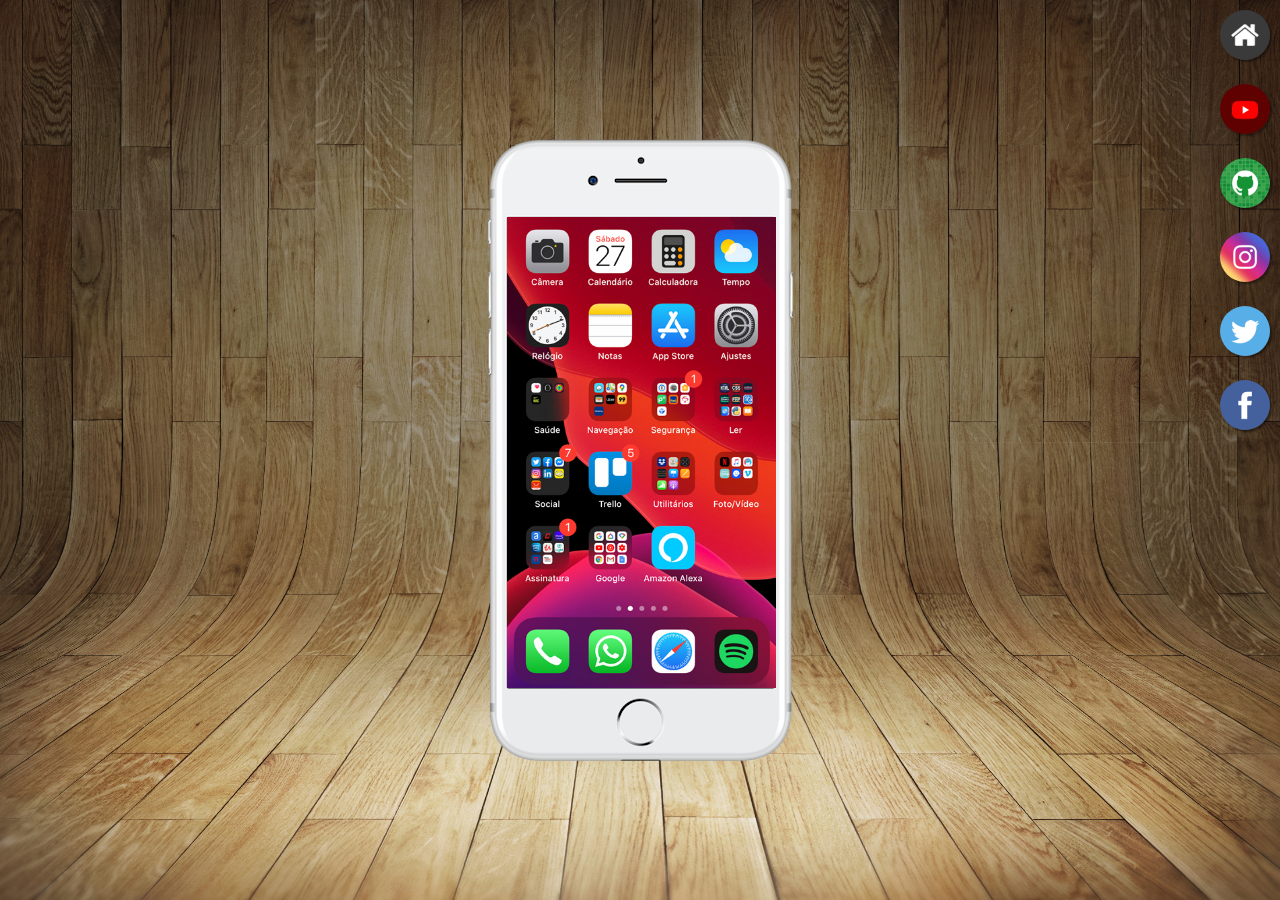
<file: index.html>
<!DOCTYPE html>
<html lang="pt-br">
<head>
    <meta charset="UTF-8">
    <meta http-equiv="X-UA-Compatible" content="IE=edge">
    <meta name="viewport" content="width=device-width, initial-scale=1.0">
    <link rel="shortcut icon" href="favicon.ico" type="image/x-icon">
    <link rel="stylesheet" href="estilos/style.css">
    <title>Projeto Redes Sociais</title>
</head>
<body>
    <main>
       
        <section id="telefone">
            <iframe src="home.html" id="tela" name="tela" frameborder="0">Seu navegador não é compatível</iframe>
        </section>
        <section id="redes-sociais">
            <ul>
                <li><a href="home.html" target="tela"><img src="imagens/logo-home.jpg"></a></li>
                <li><a href="youtube.html" target="tela"><img src="imagens/logo-youtube.jpg"></a></li>
                <li><a href="github.html" target="tela"><img src="imagens/logo-github.jpg"></a></li>
                <li><a href="instagram.html" target="tela"><img src="imagens/logo-instagram.jpg"></a></li>
                <li><a href="twitter.html" target="tela"><img src="imagens/logo-twitter.jpg"></a></li>
                <li><a href="facebook.html" target="tela"><img src="imagens/logo-facebook.jpg"></a></li>
            </ul>
        </section>
    </main>
</body>
</html>
</file>
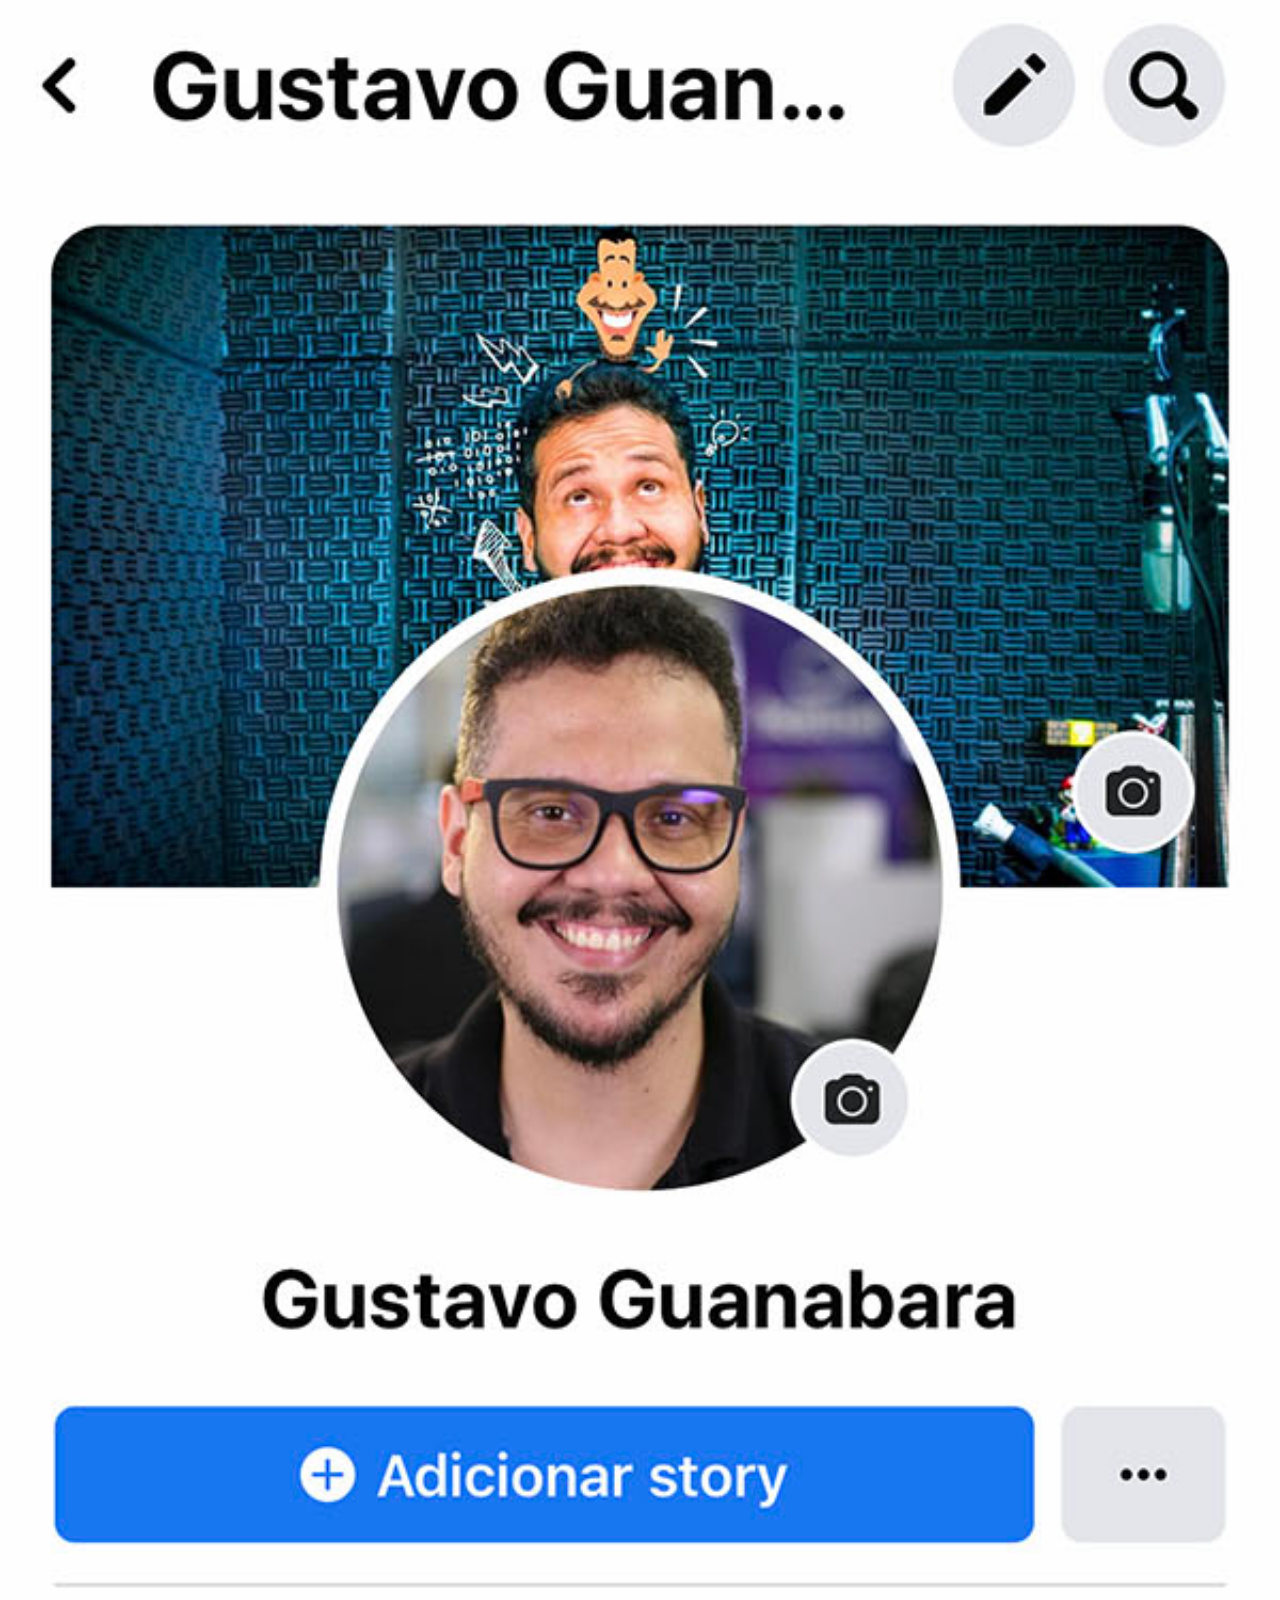
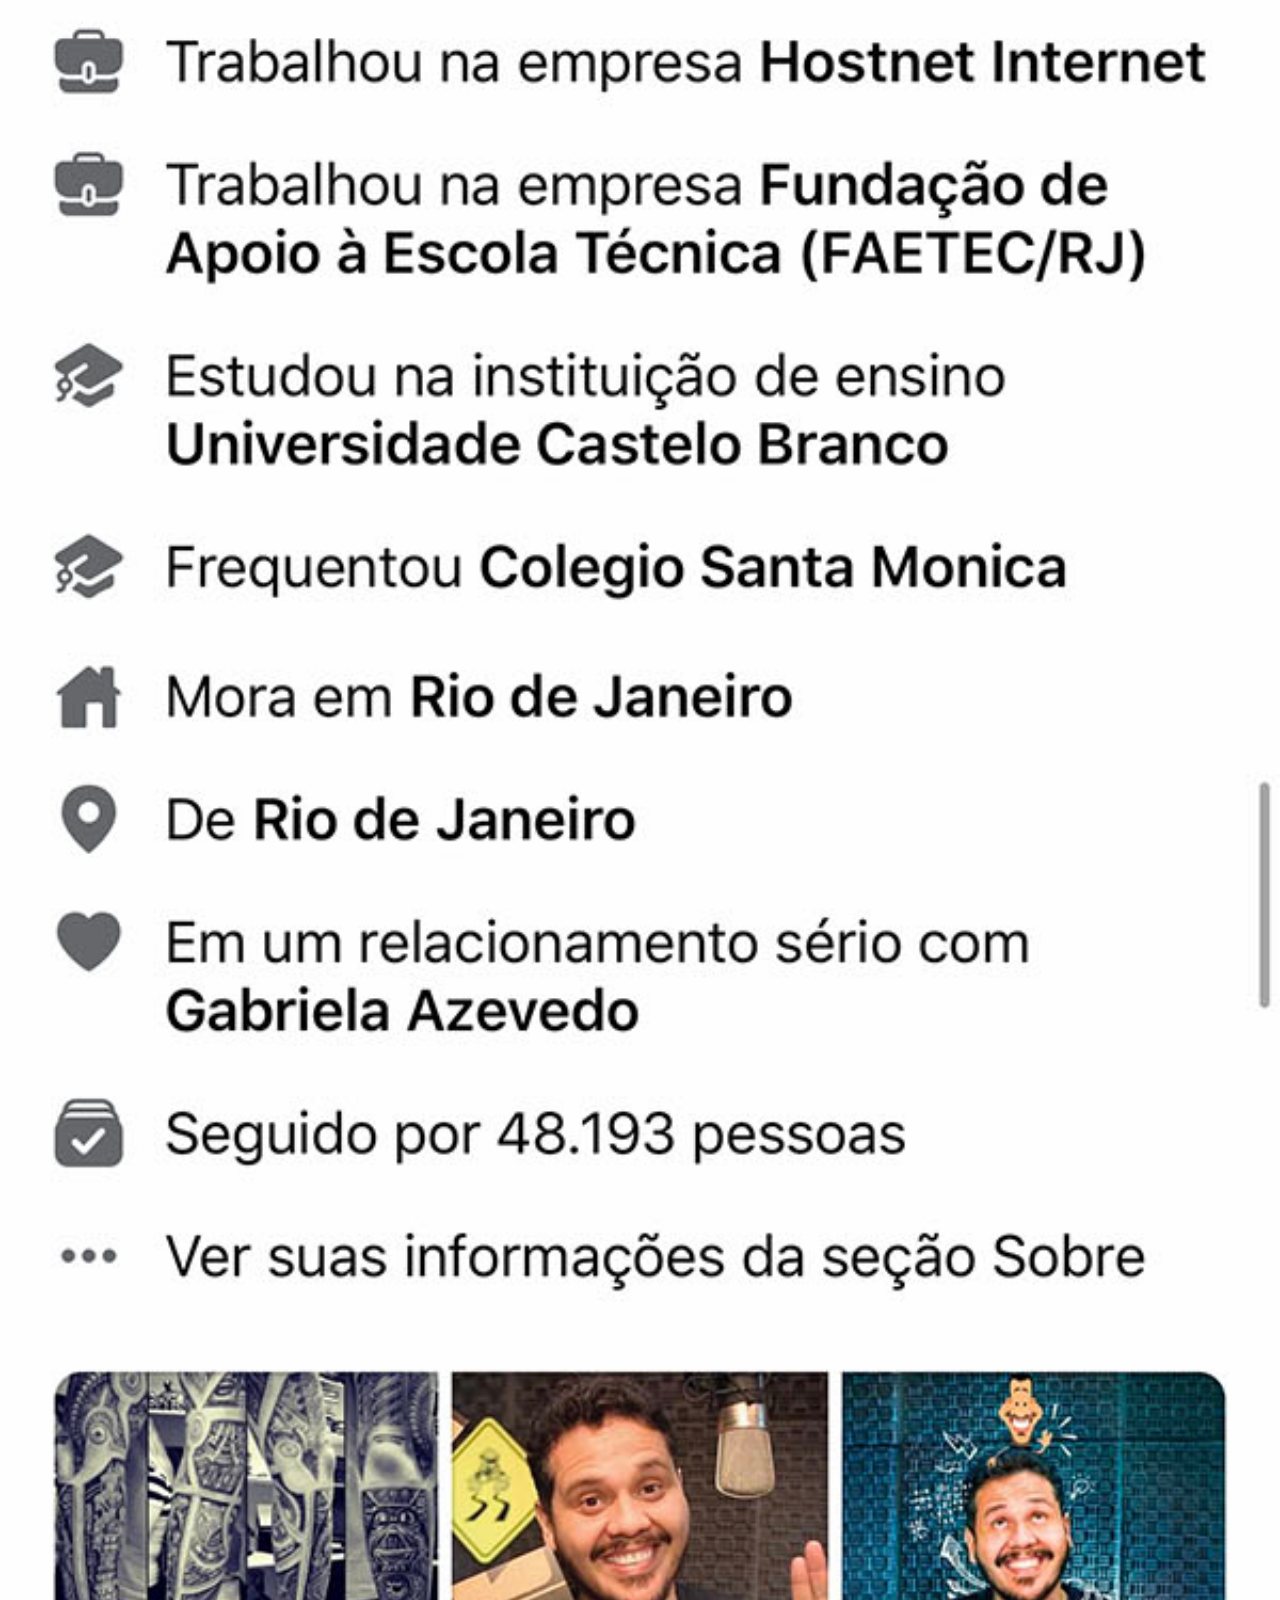
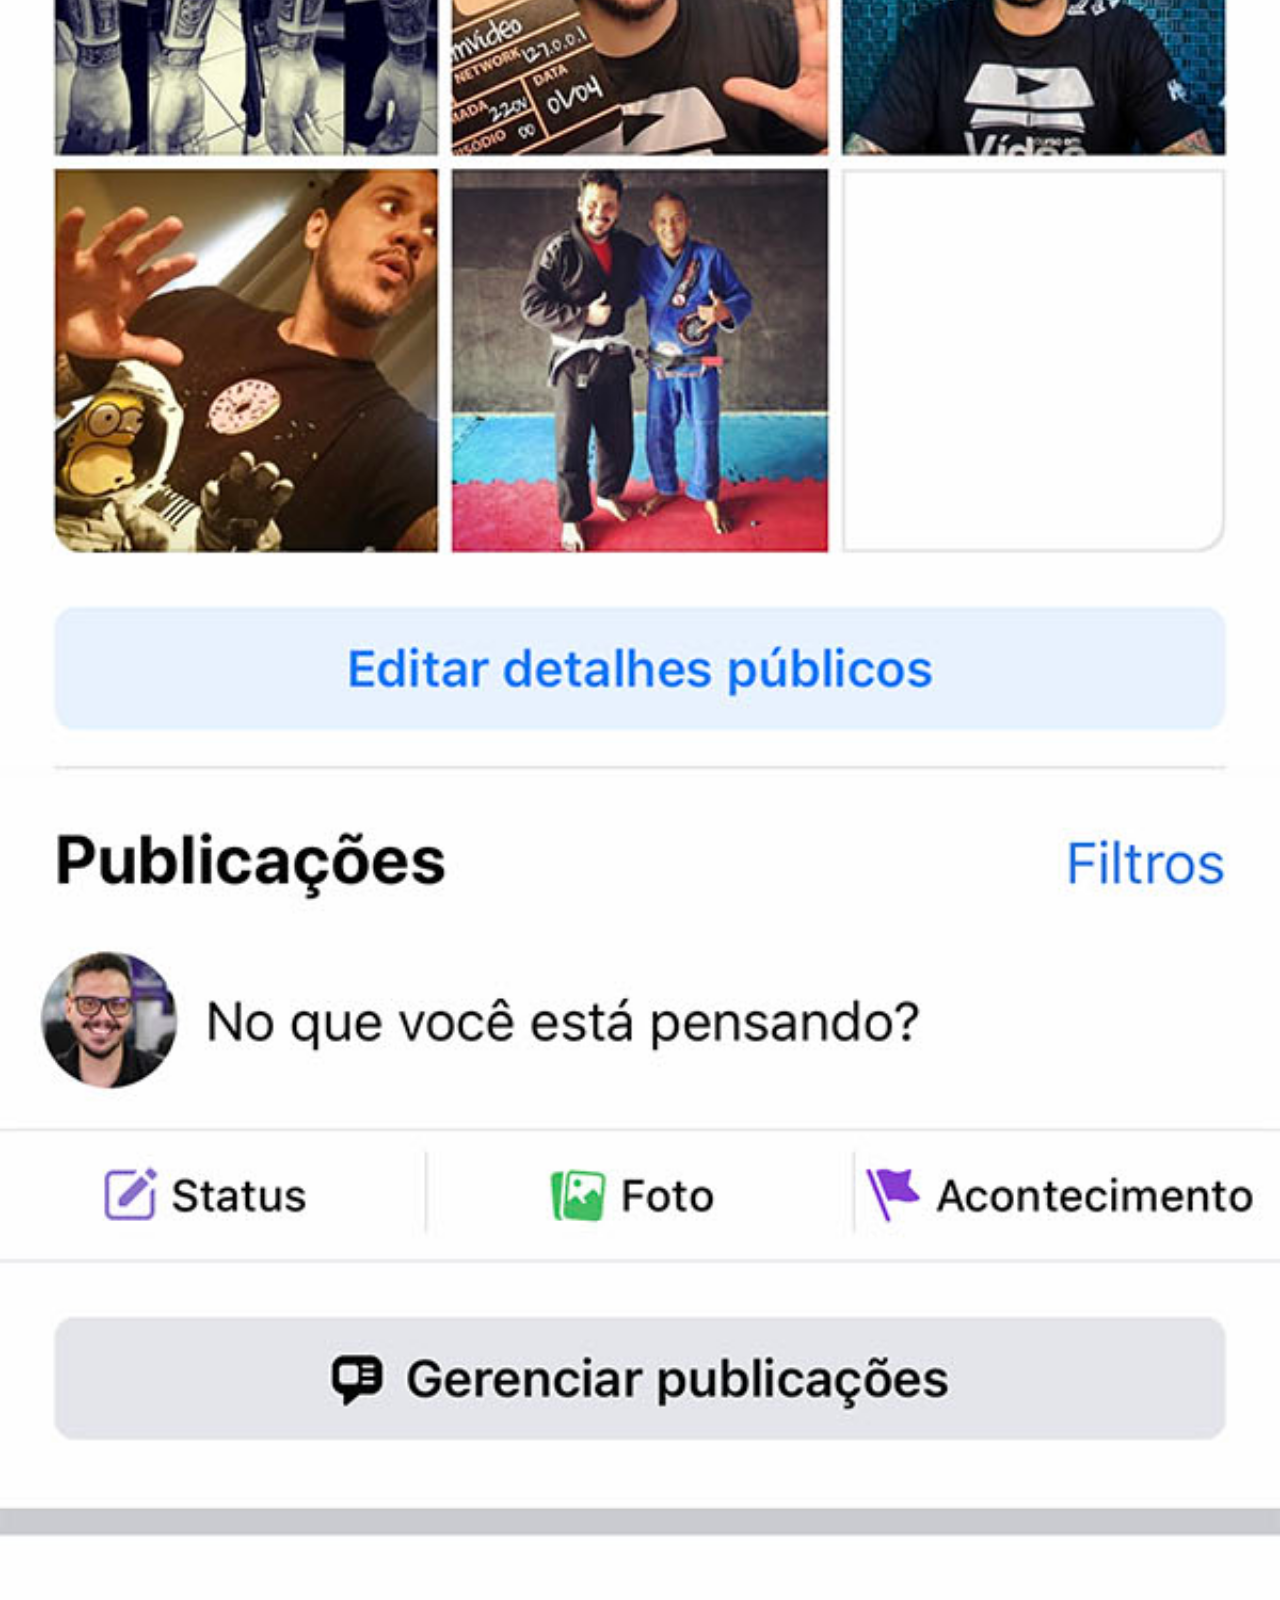
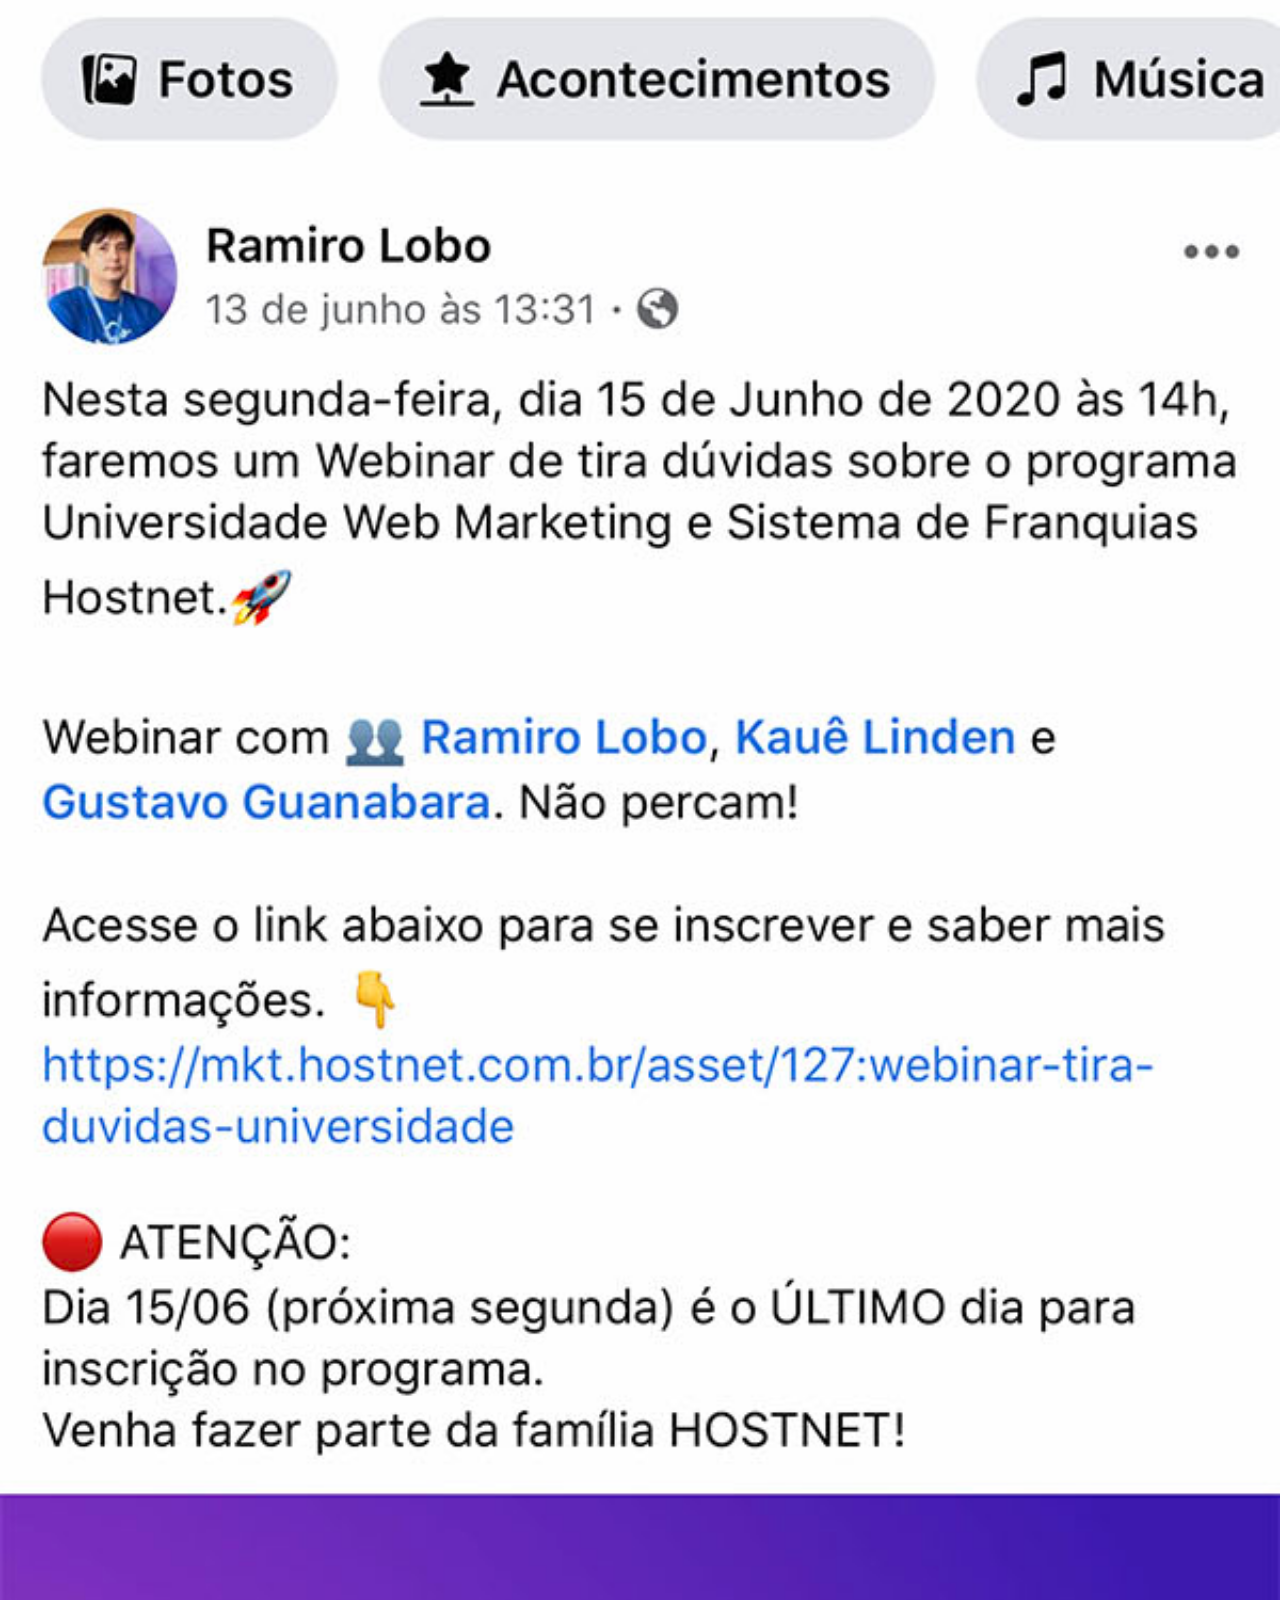
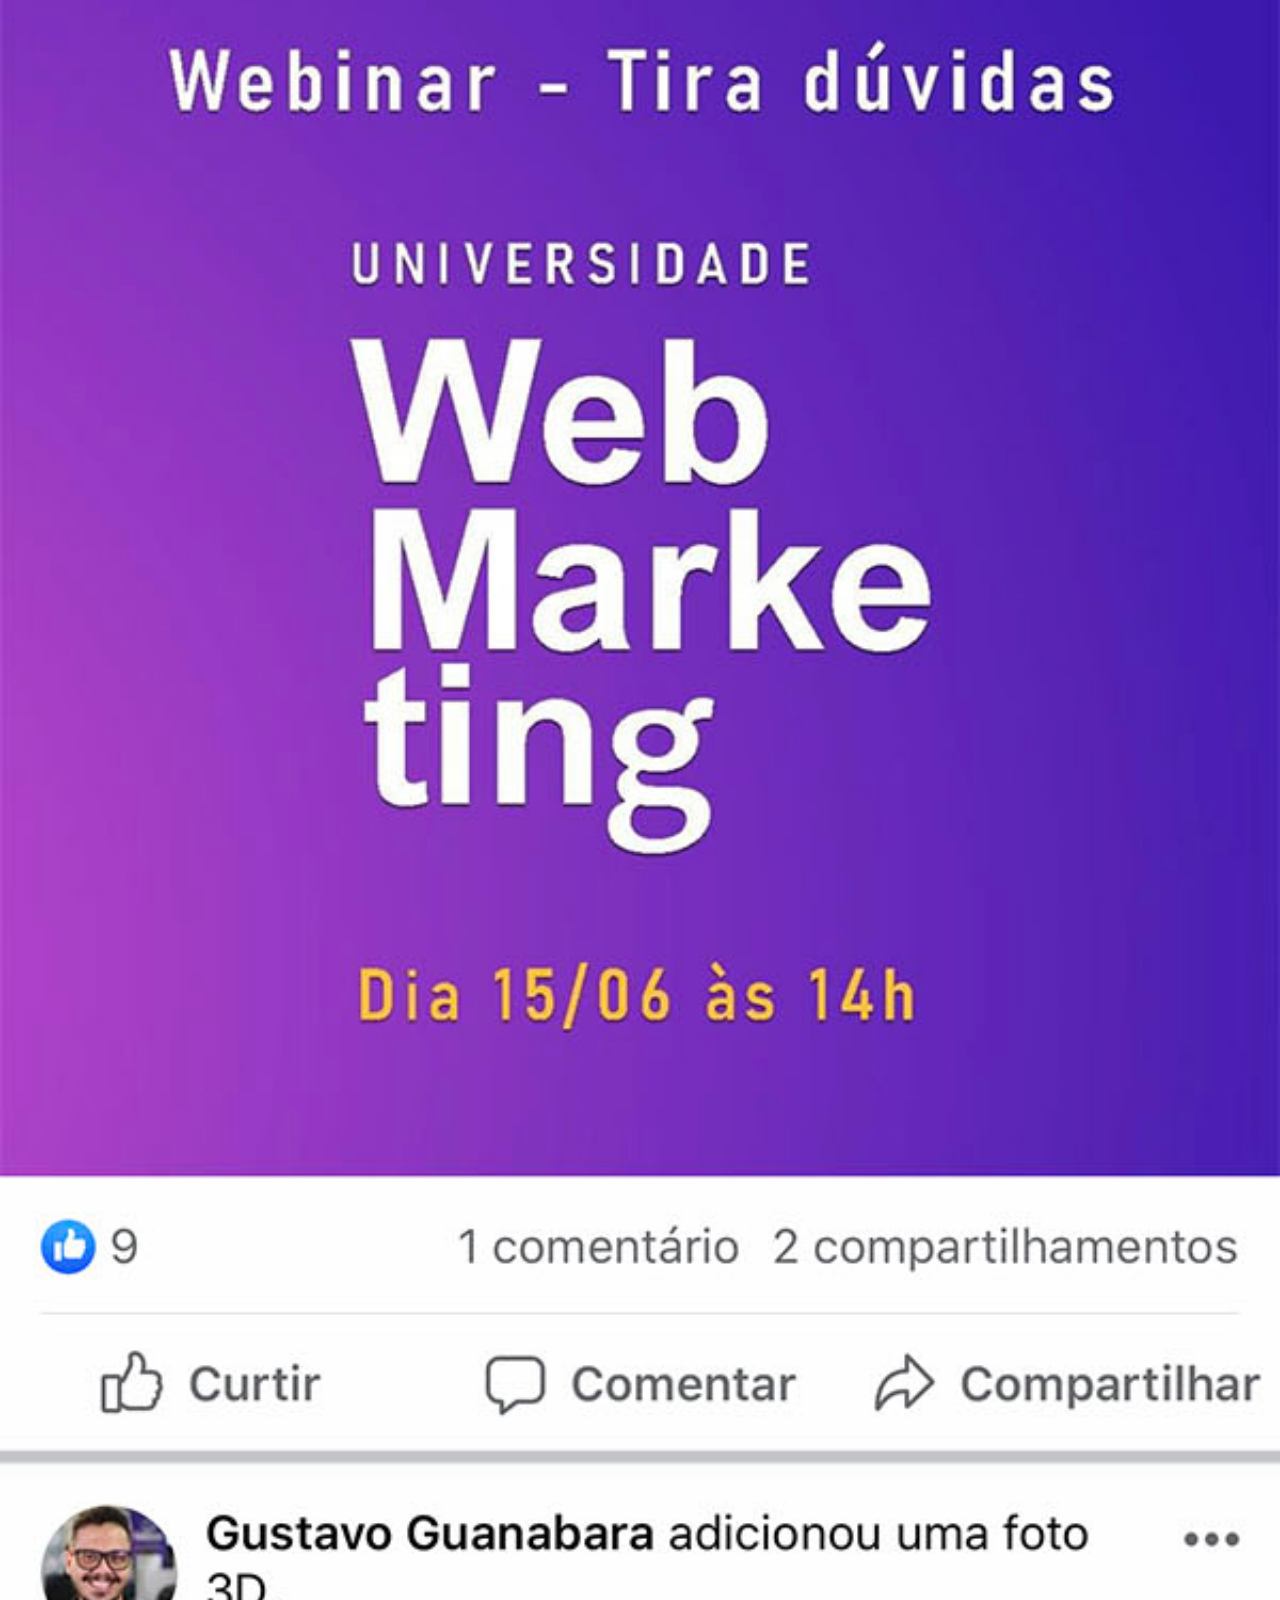
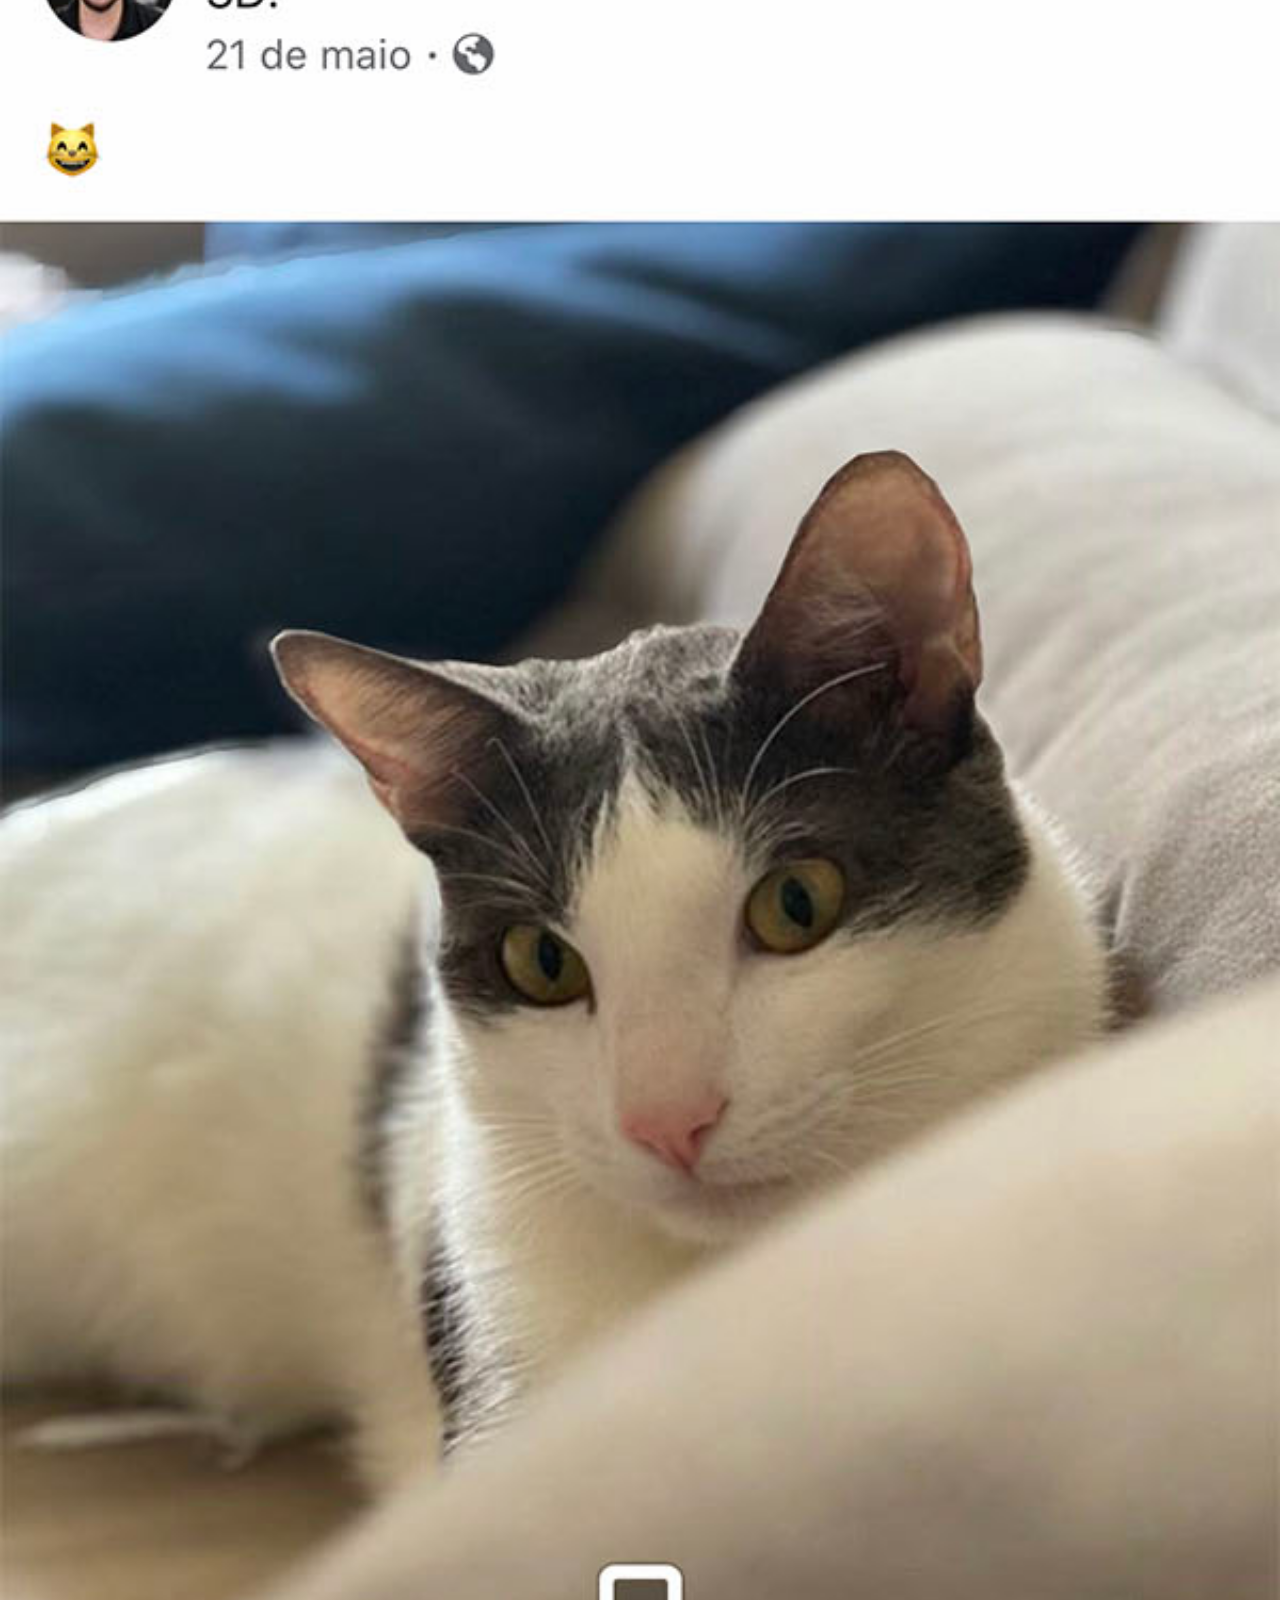
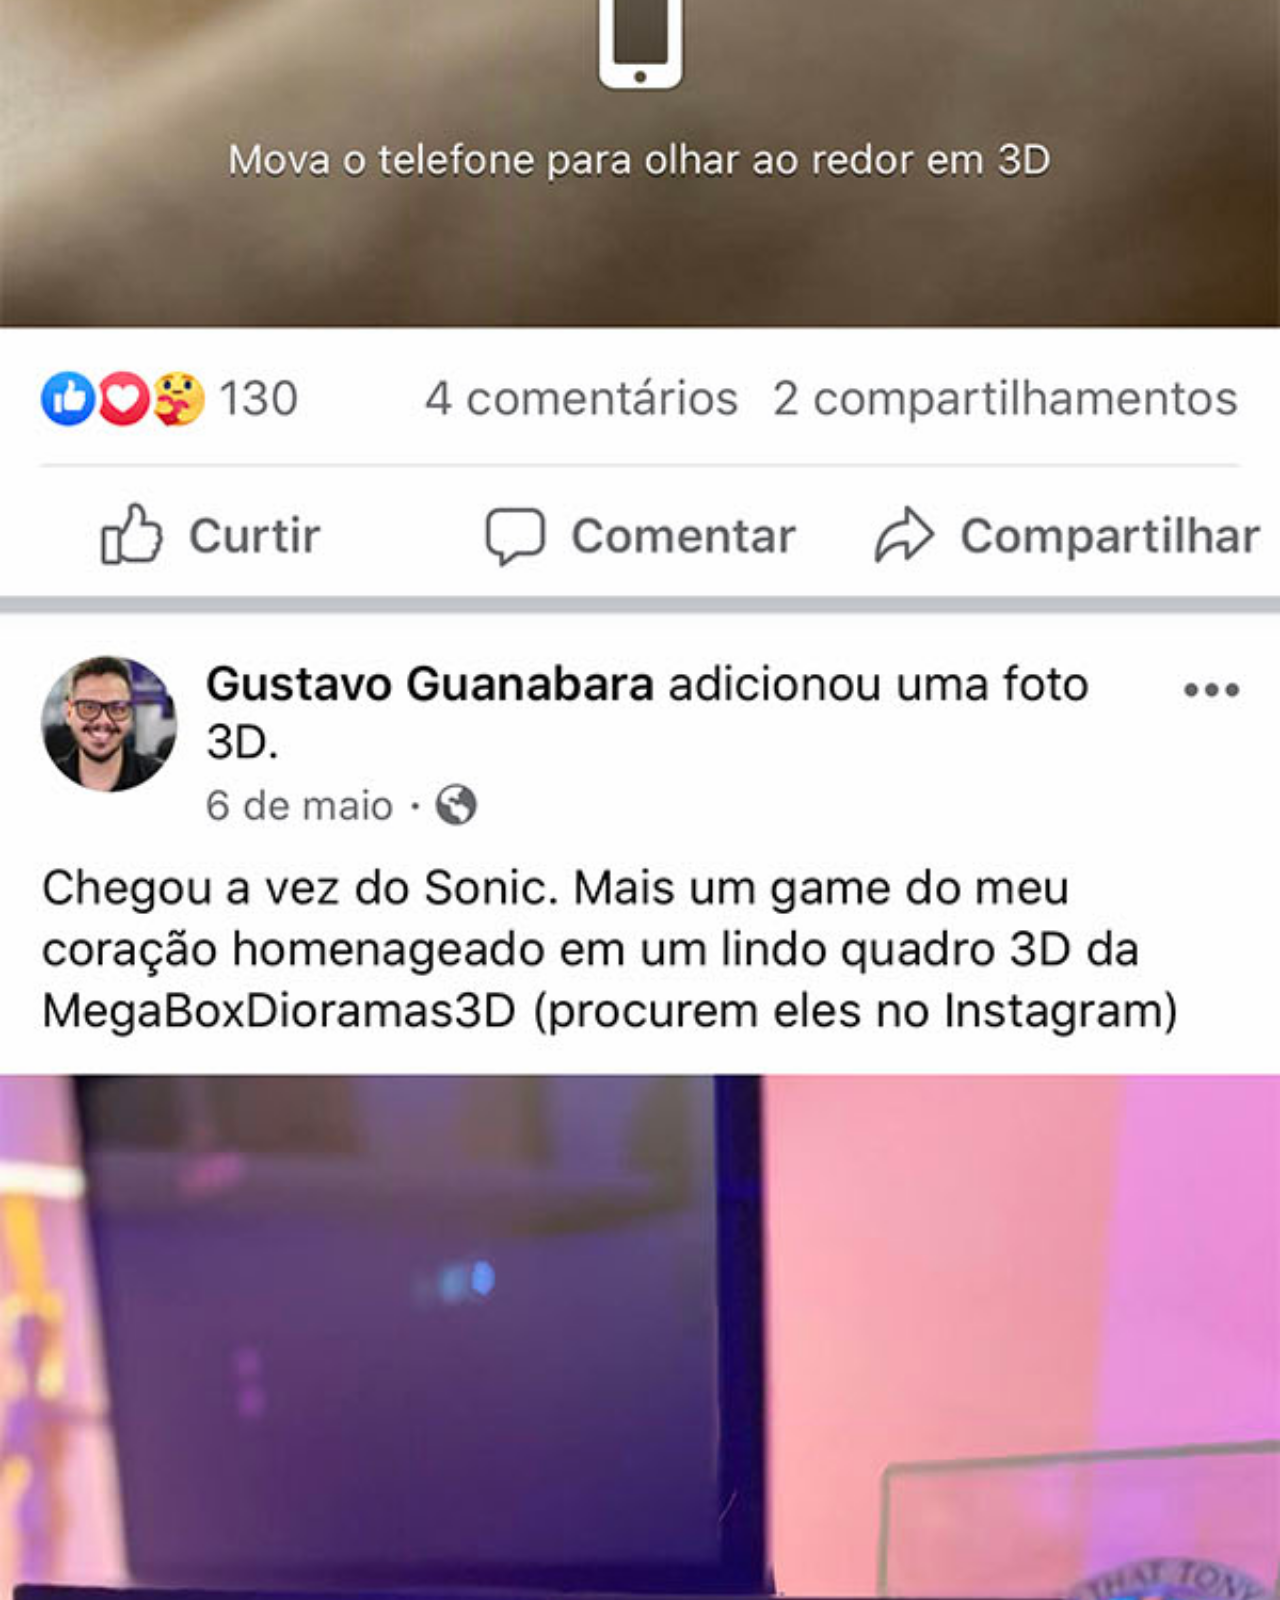
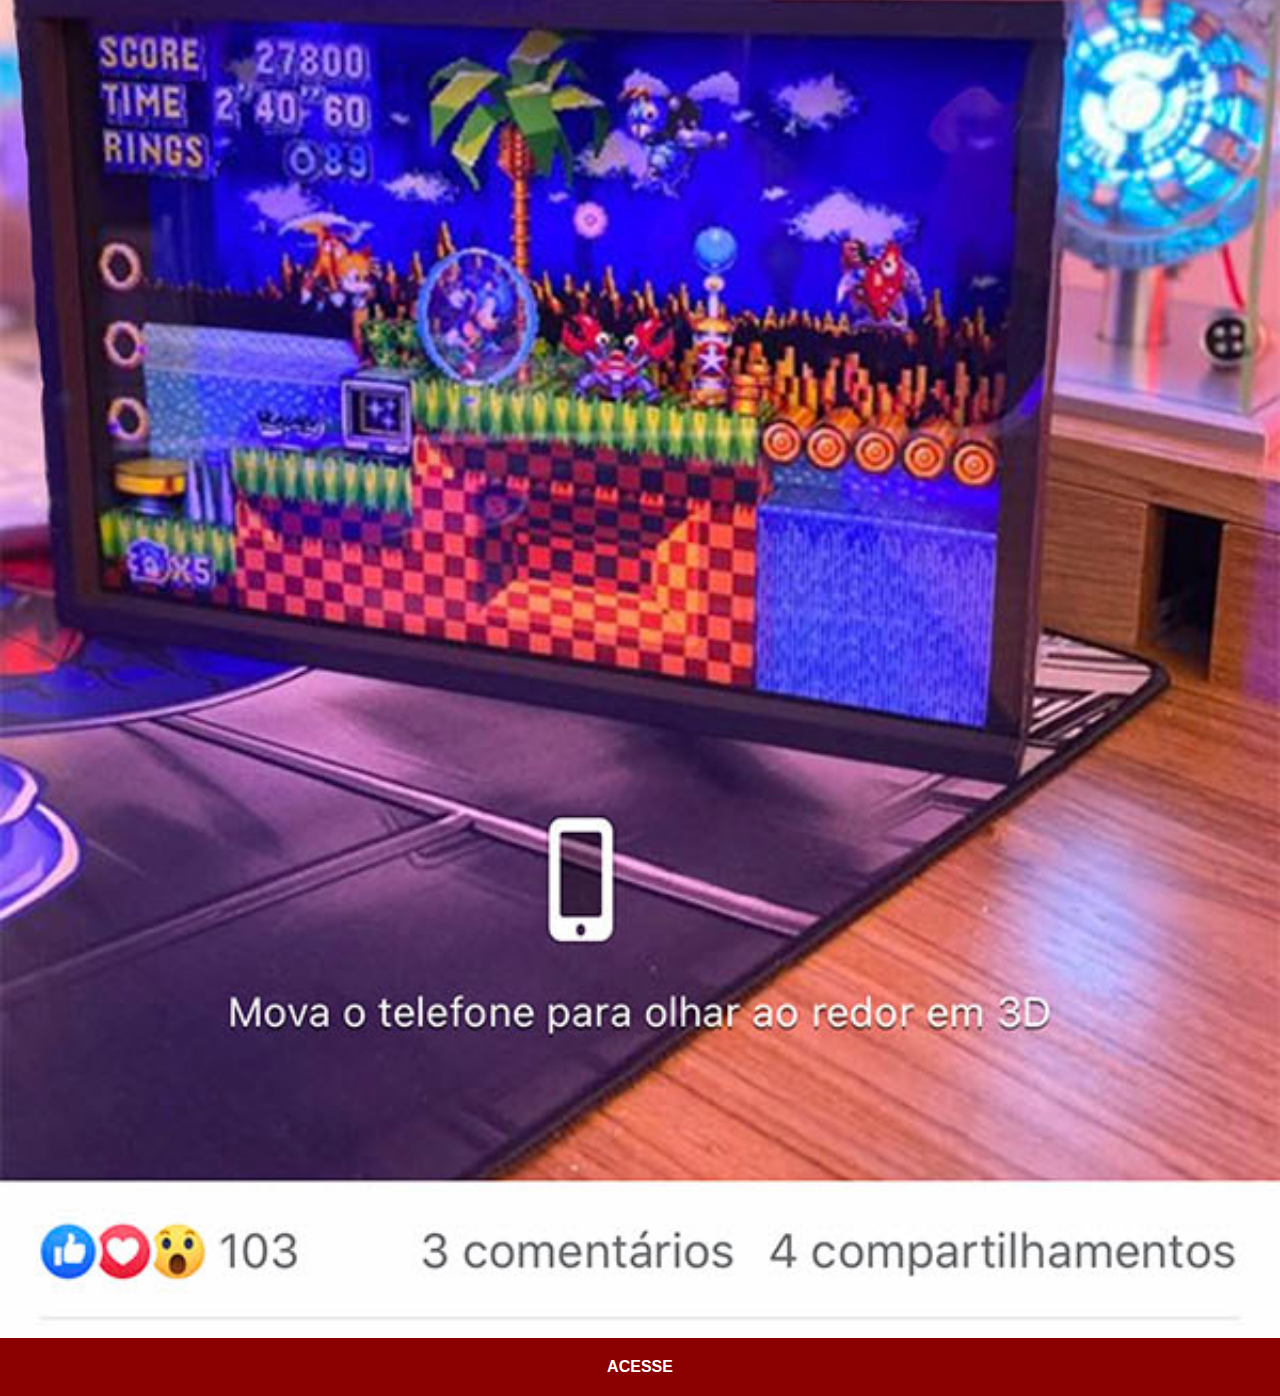
<file: facebook.html>
<!DOCTYPE html>
<html lang="pt-br">
    <head>
        <meta charset="utf-8">
        <meta name="viewport" content="width=device-witdh, initial-scale=1.0">
        <title>Facebook</title>
        <link rel="stylesheet" href="estilos/social.css">
    </head>
    <body>
        <img src="imagens/tela-facebook.jpg" alt="Facebook">
        <a href="https://www.facebook.com/gustavoguanabara/" target="_blank">ACESSE</a>
    </body>
</html>
</file>
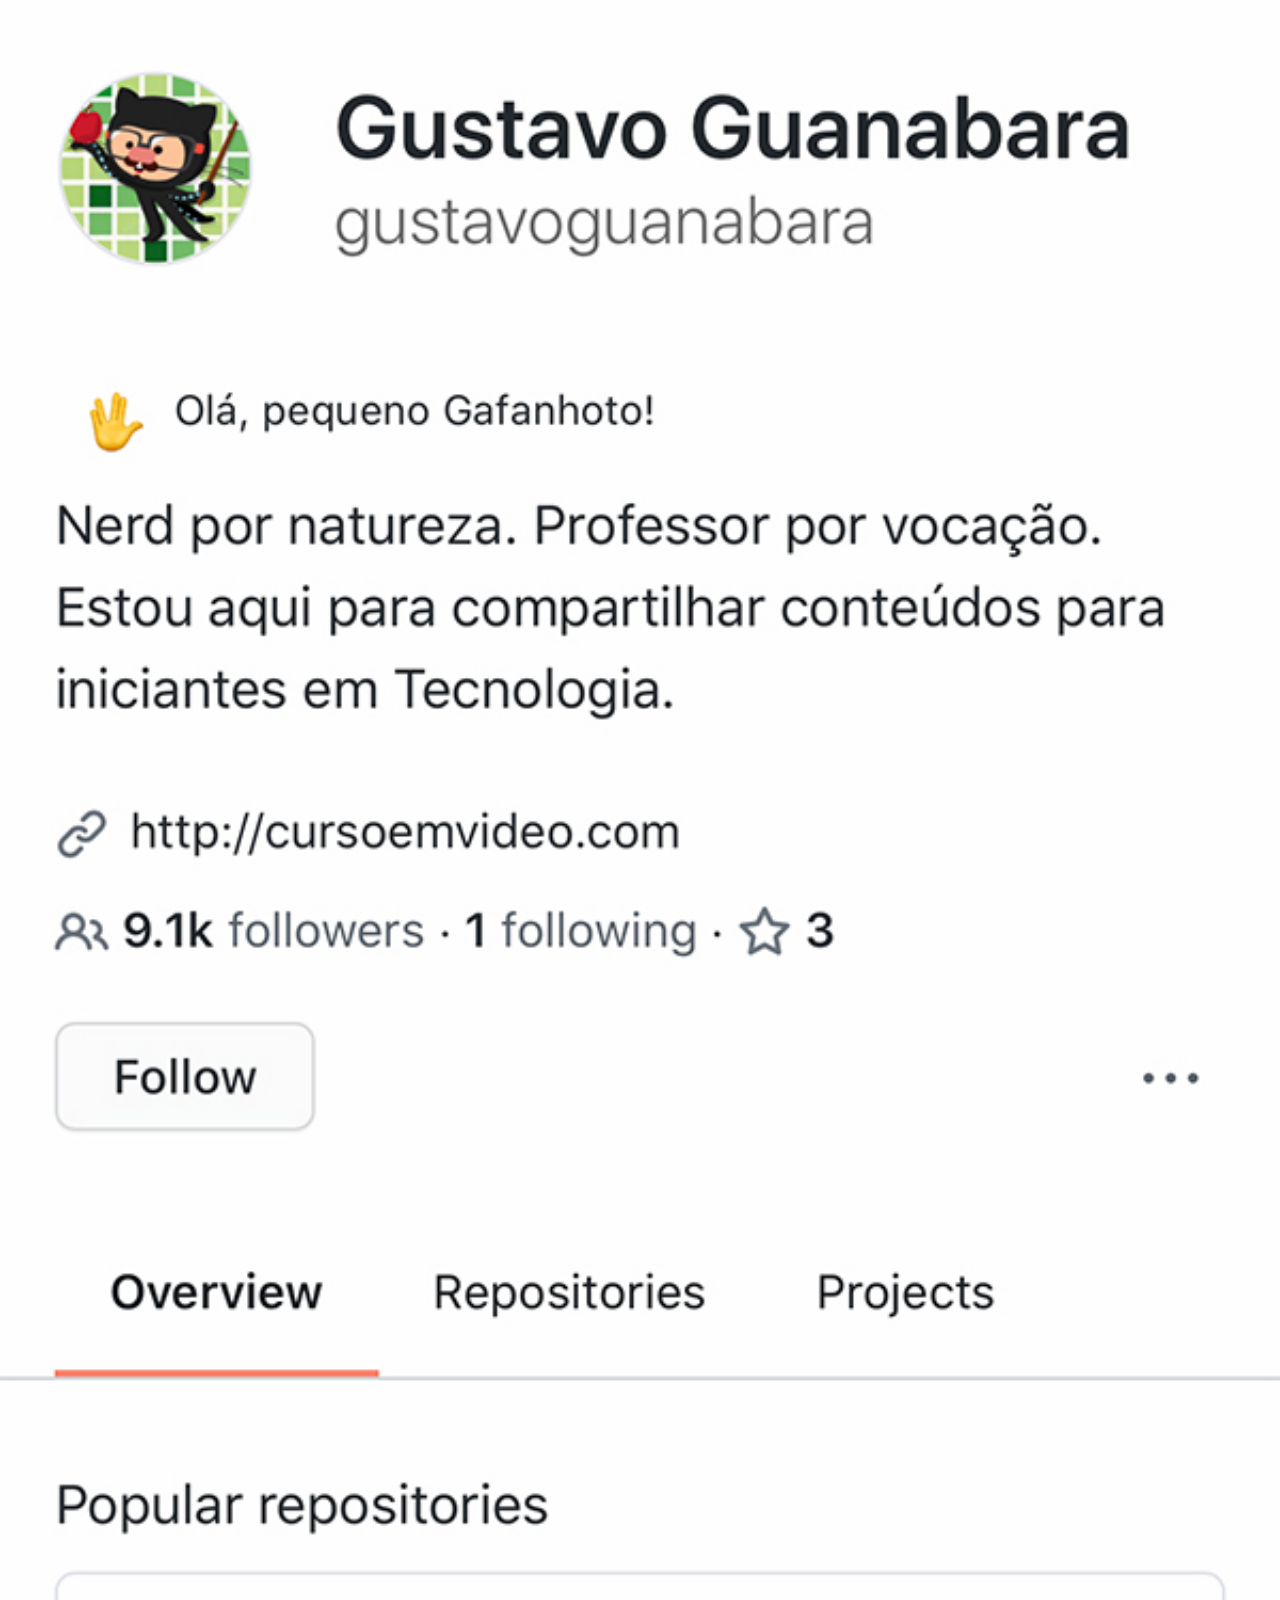
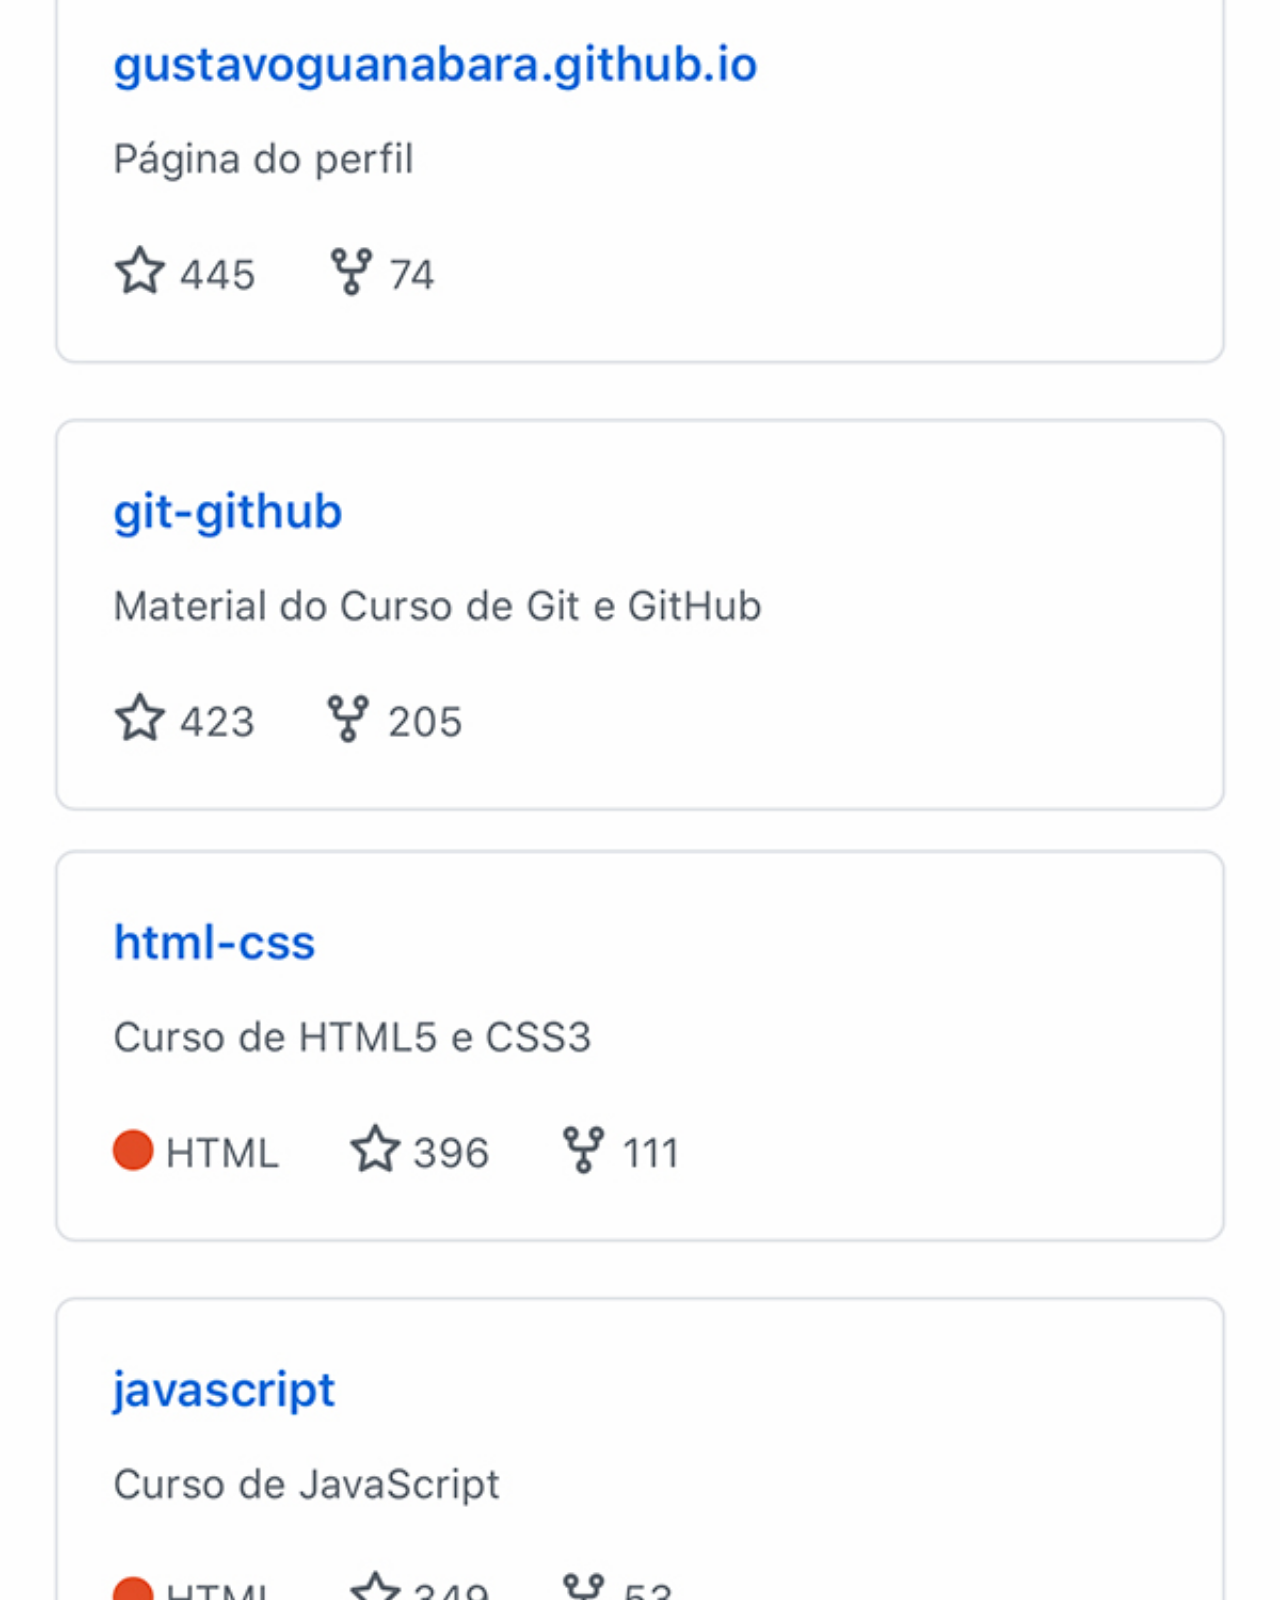
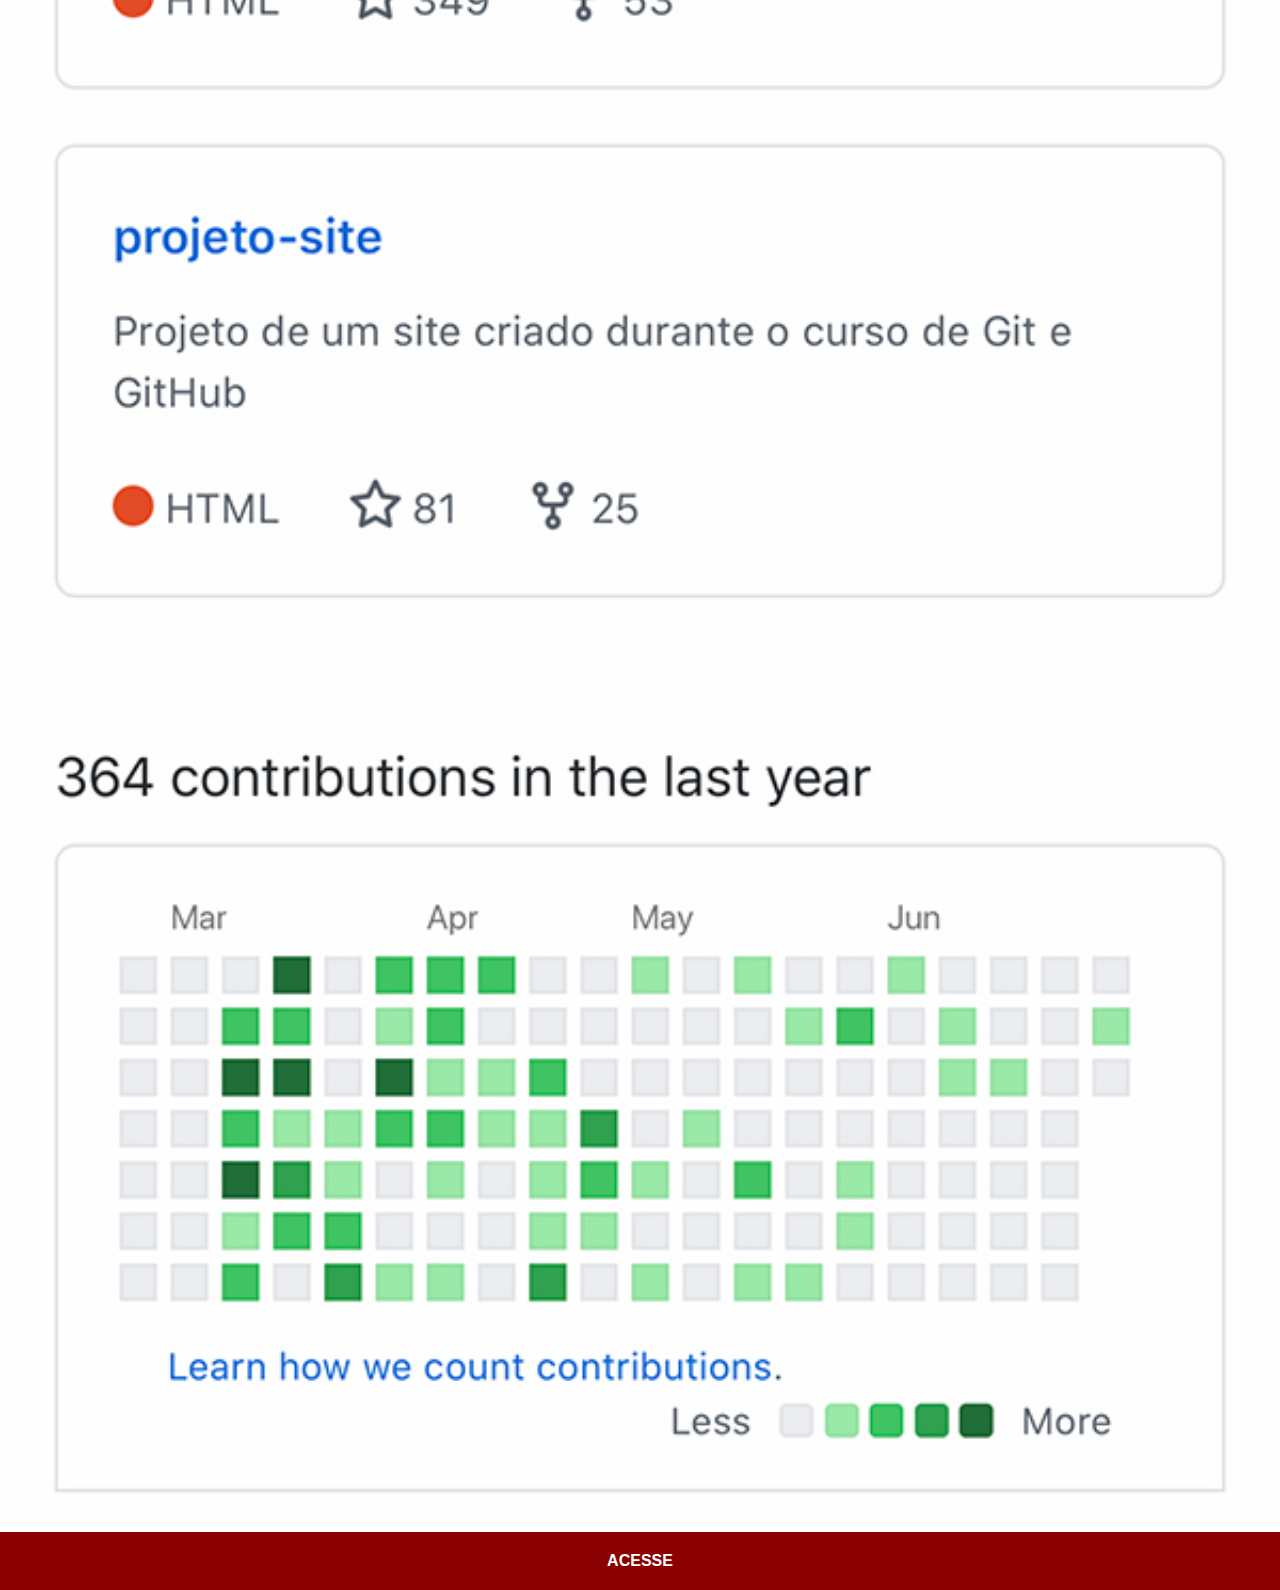
<file: github.html>
<!DOCTYPE html>
<html lang="pt-br">
<head>
    <meta charset="UTF-8">
    <meta http-equiv="X-UA-Compatible" content="IE=edge">
    <meta name="viewport" content="width=device-width, initial-scale=1.0">
    <title>GitHub</title>
    <link rel="stylesheet" href="estilos/social.css">
</head>
<body>
    <img src="imagens/tela-github.jpg" alt="GitHub">
    <a href="https://github.com/gustavoguanabara/" target="_blank">ACESSE</a>
</body>
</html>
</file>
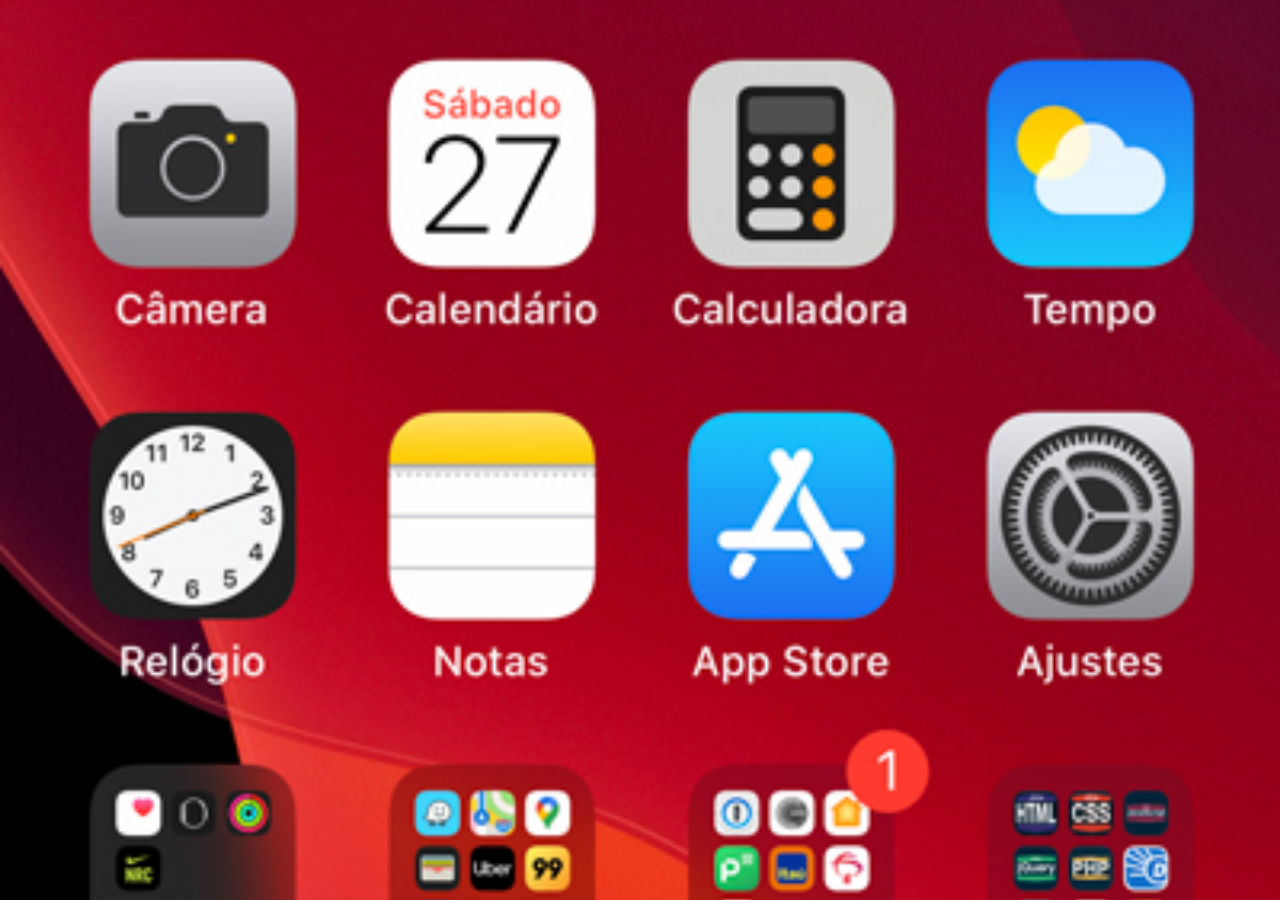
<file: home.html>
<!DOCTYPE html>
<html lang="pt-br">
<head>
    <meta charset="UTF-8">
    <meta http-equiv="X-UA-Compatible" content="IE=edge">
    <meta name="viewport" content="width=device-width, initial-scale=1.0">
    <title>home</title>

    <style>
        *{
            padding: 0;
            margin: 0;

        }
        body{
            background: black url(imagens/tela-home.jpg) no-repeat top center;
            background-size: cover;
            height: 100vh;
            width: 100vw;

        }
    </style>
</head>
<body>
    
</body>
</html>
</file>
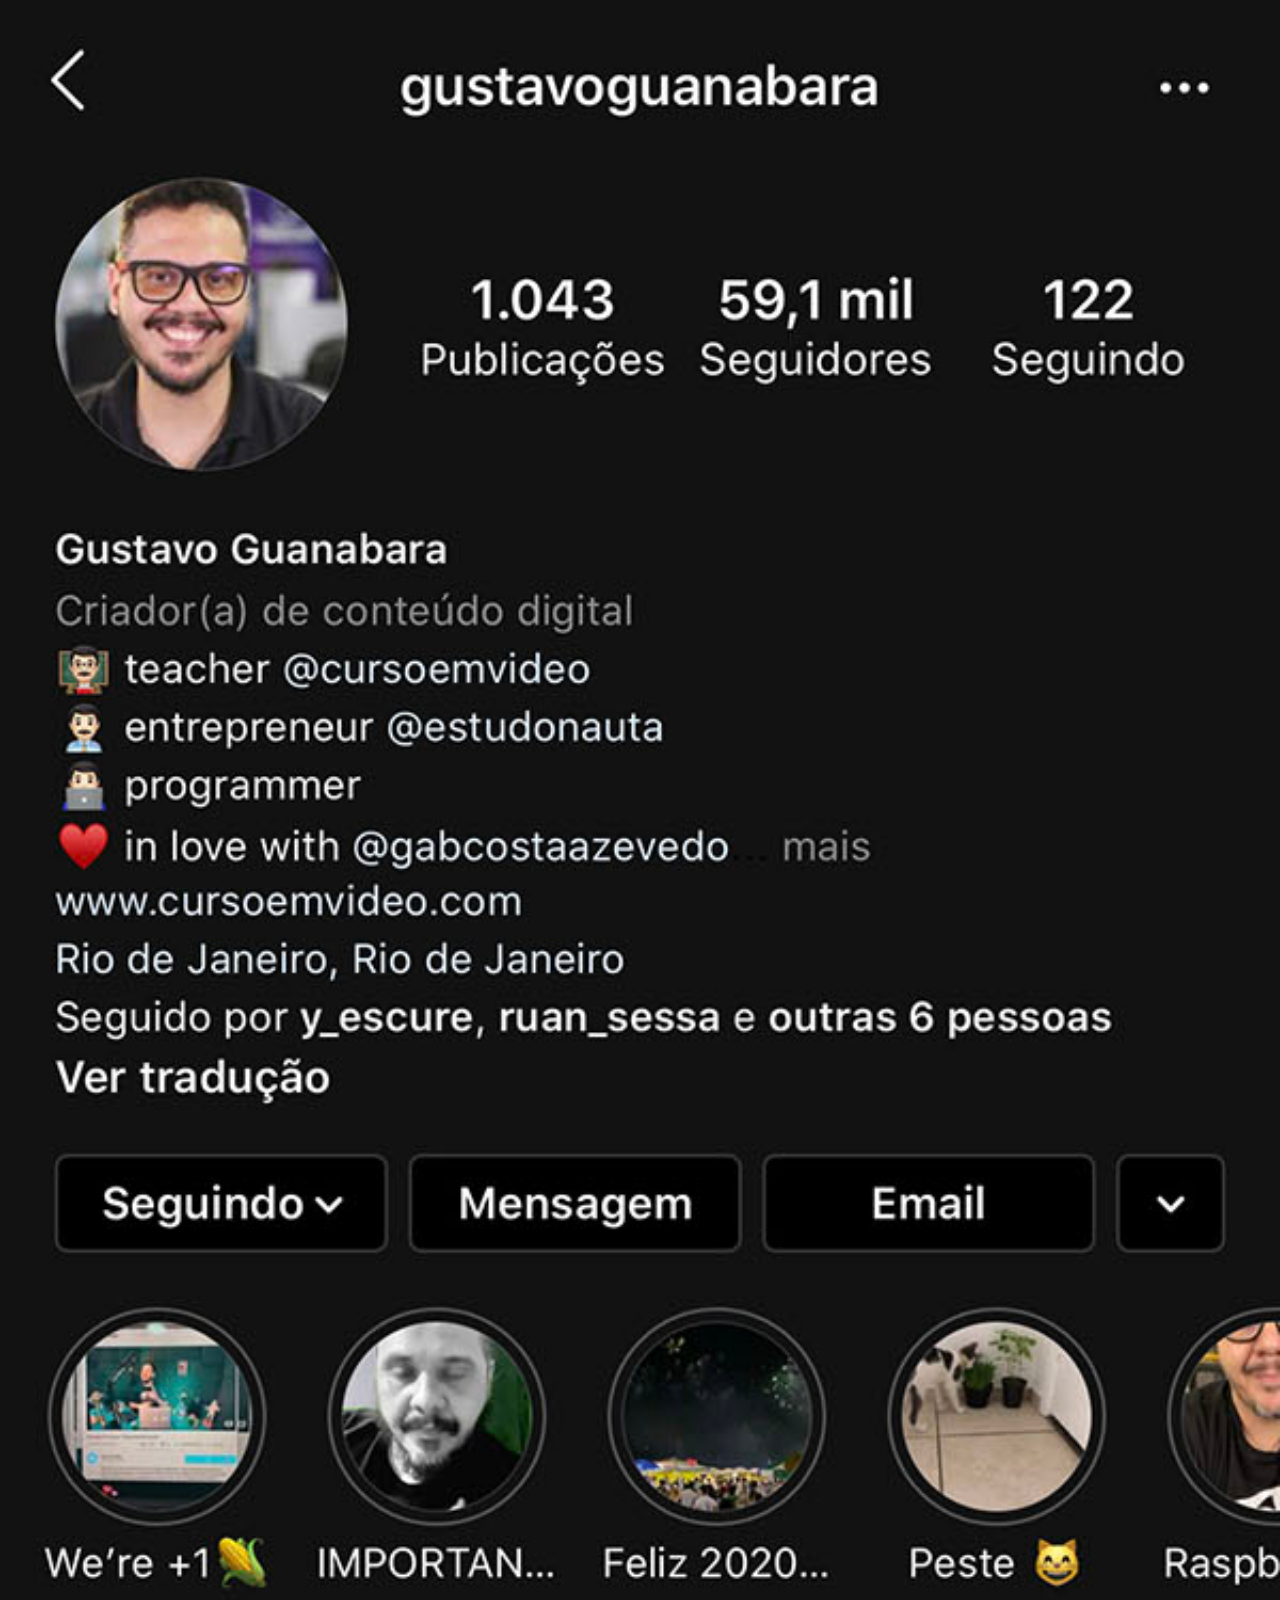
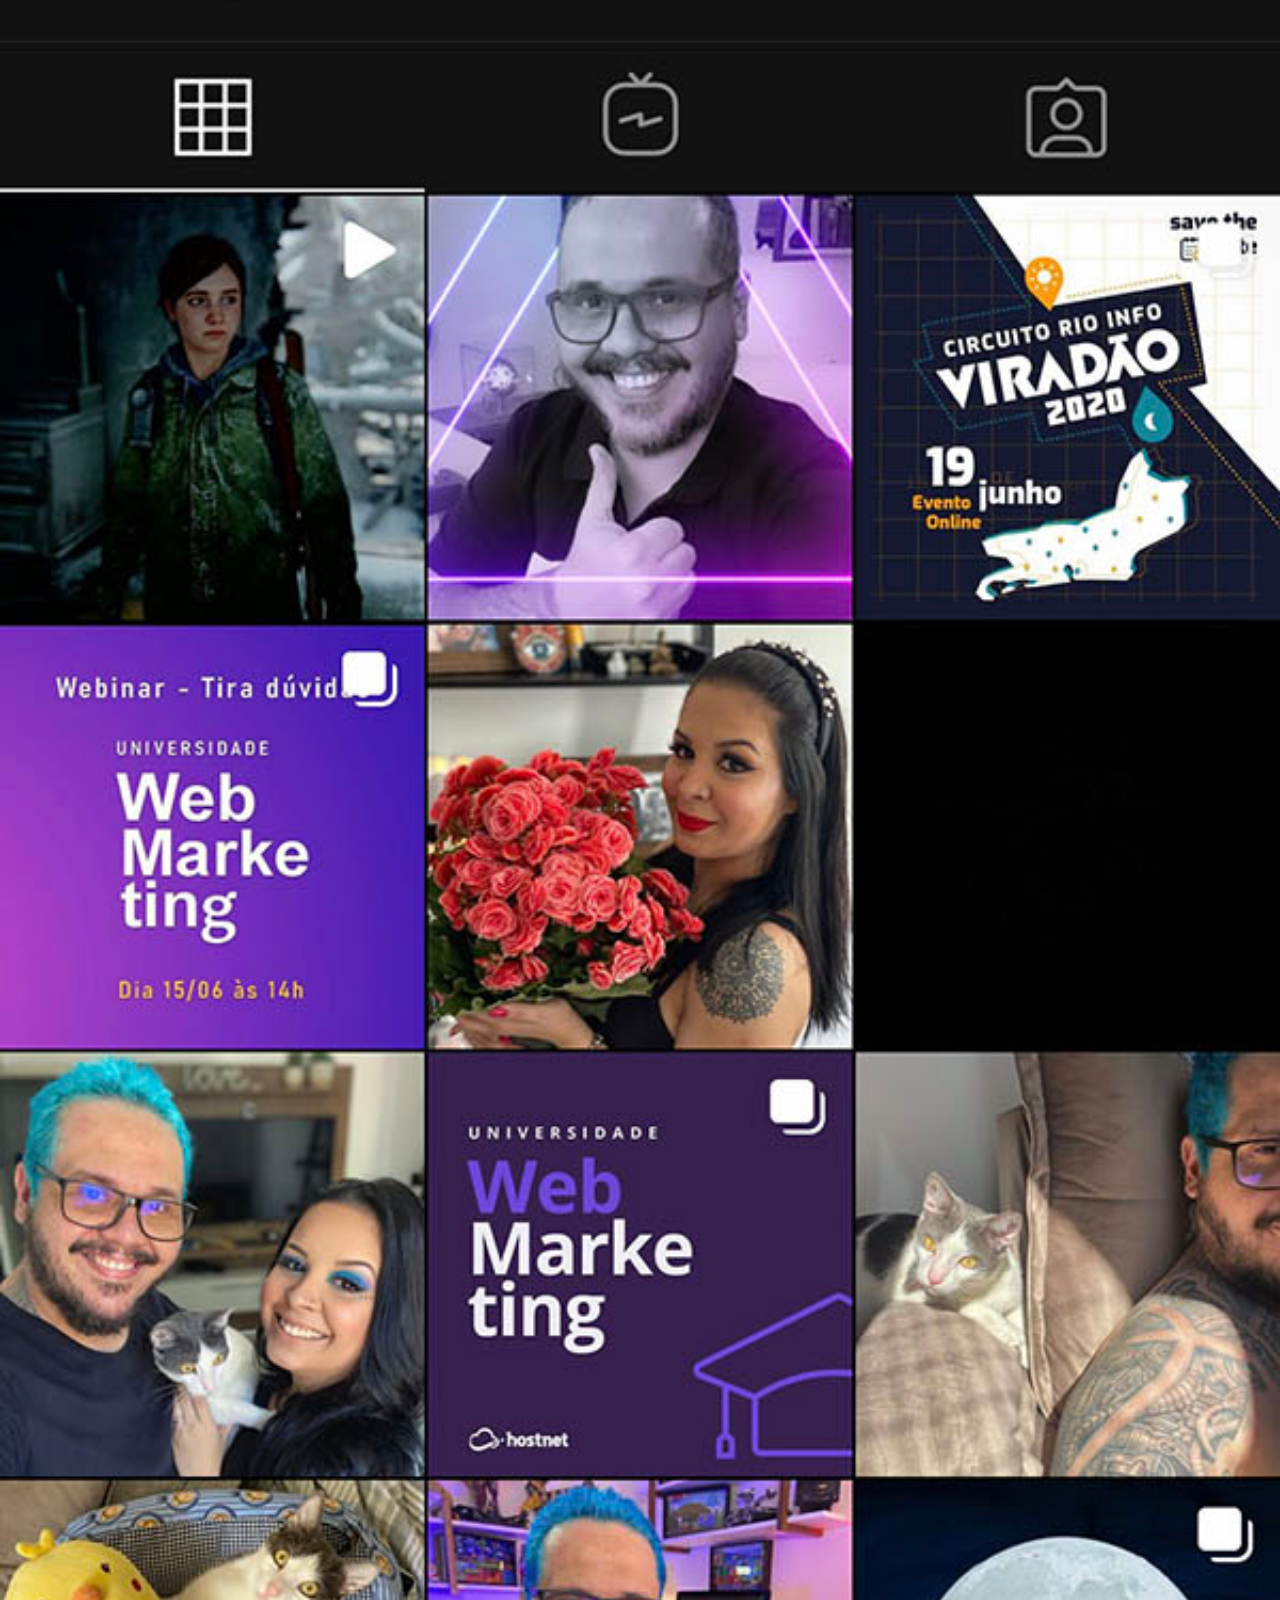
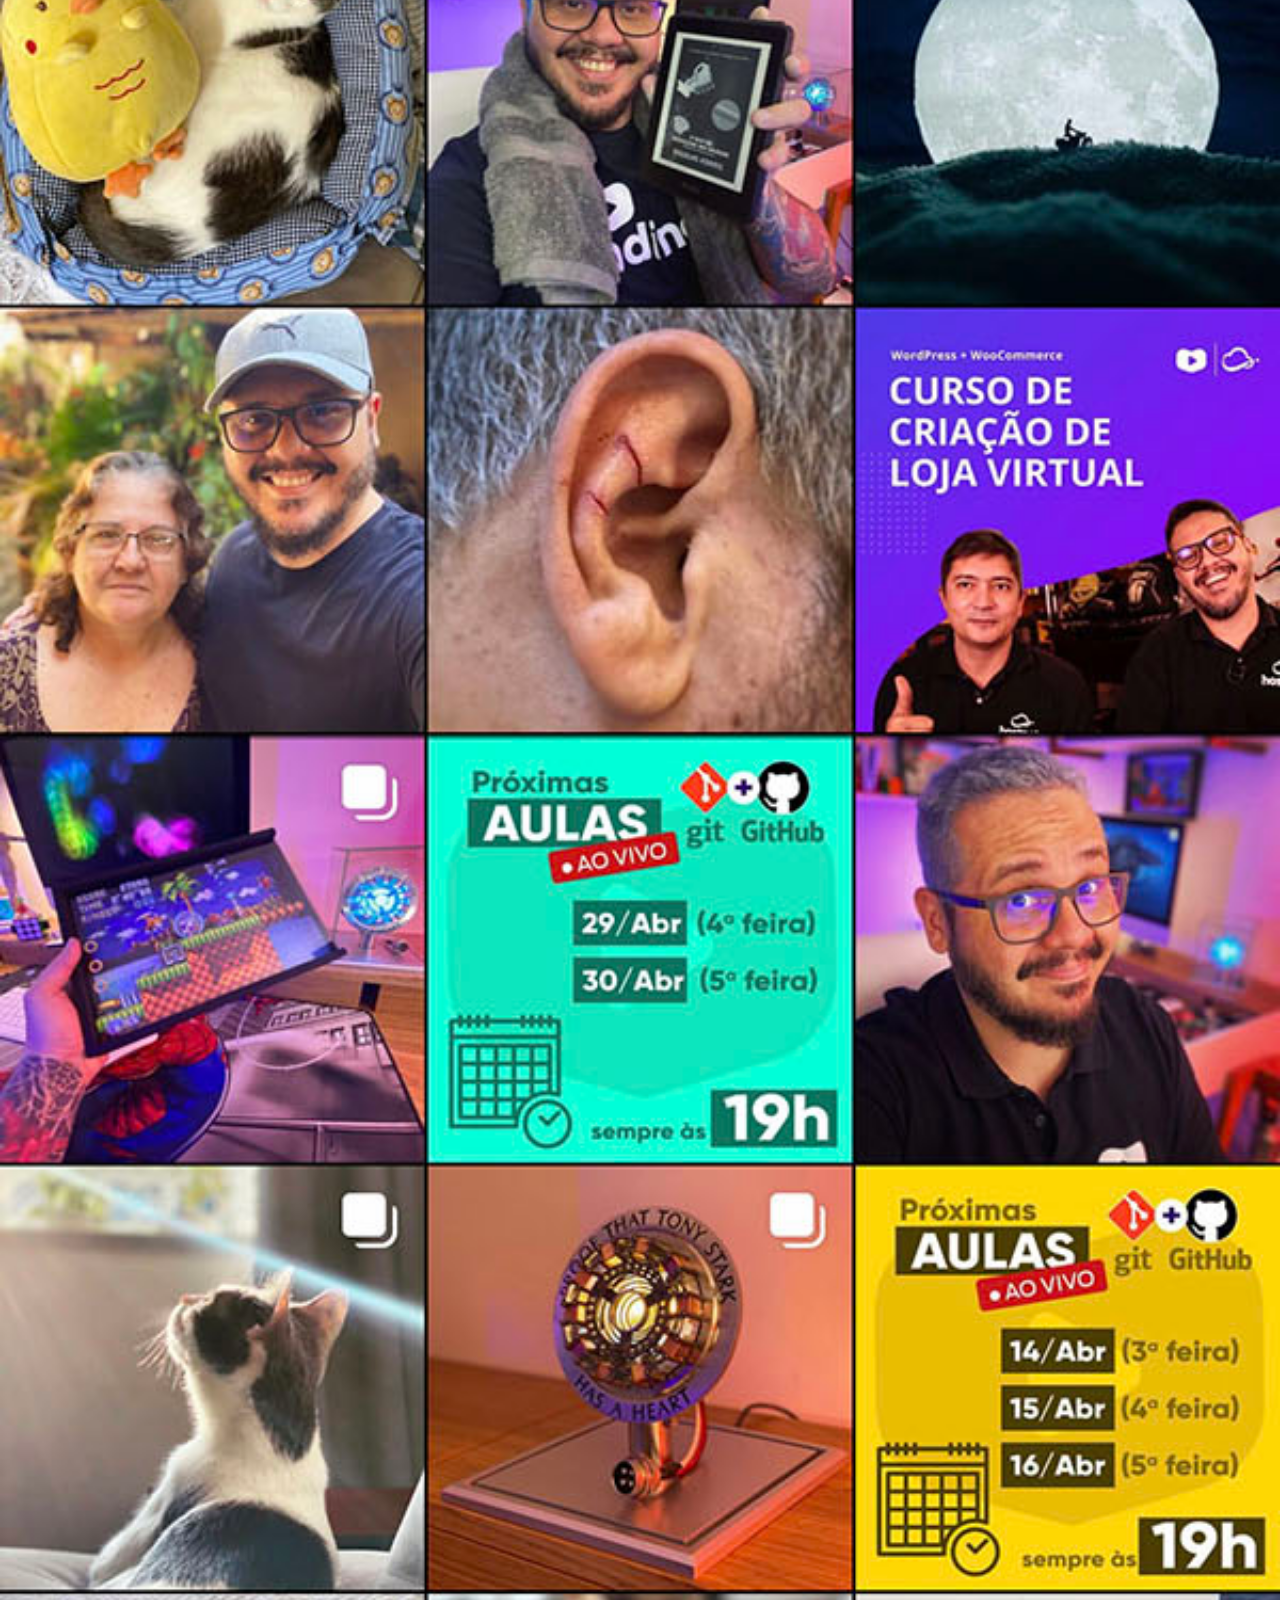
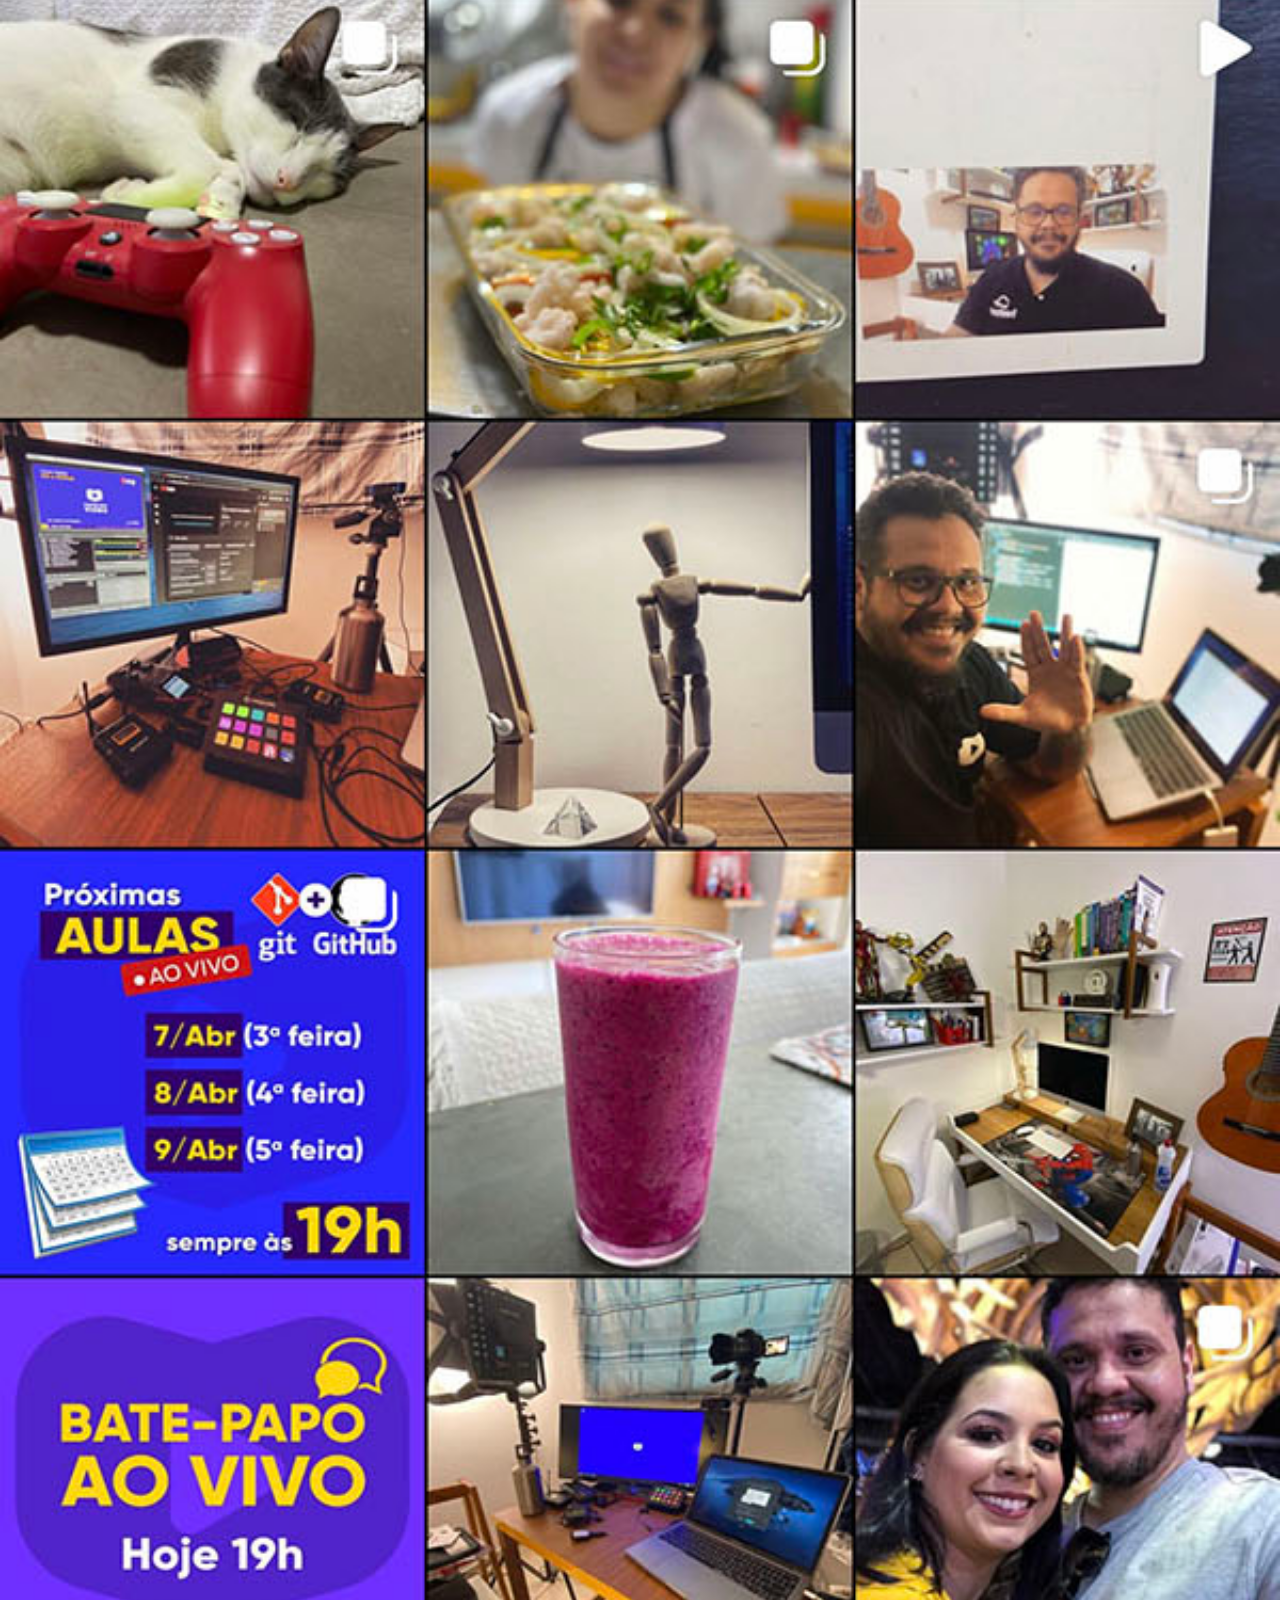
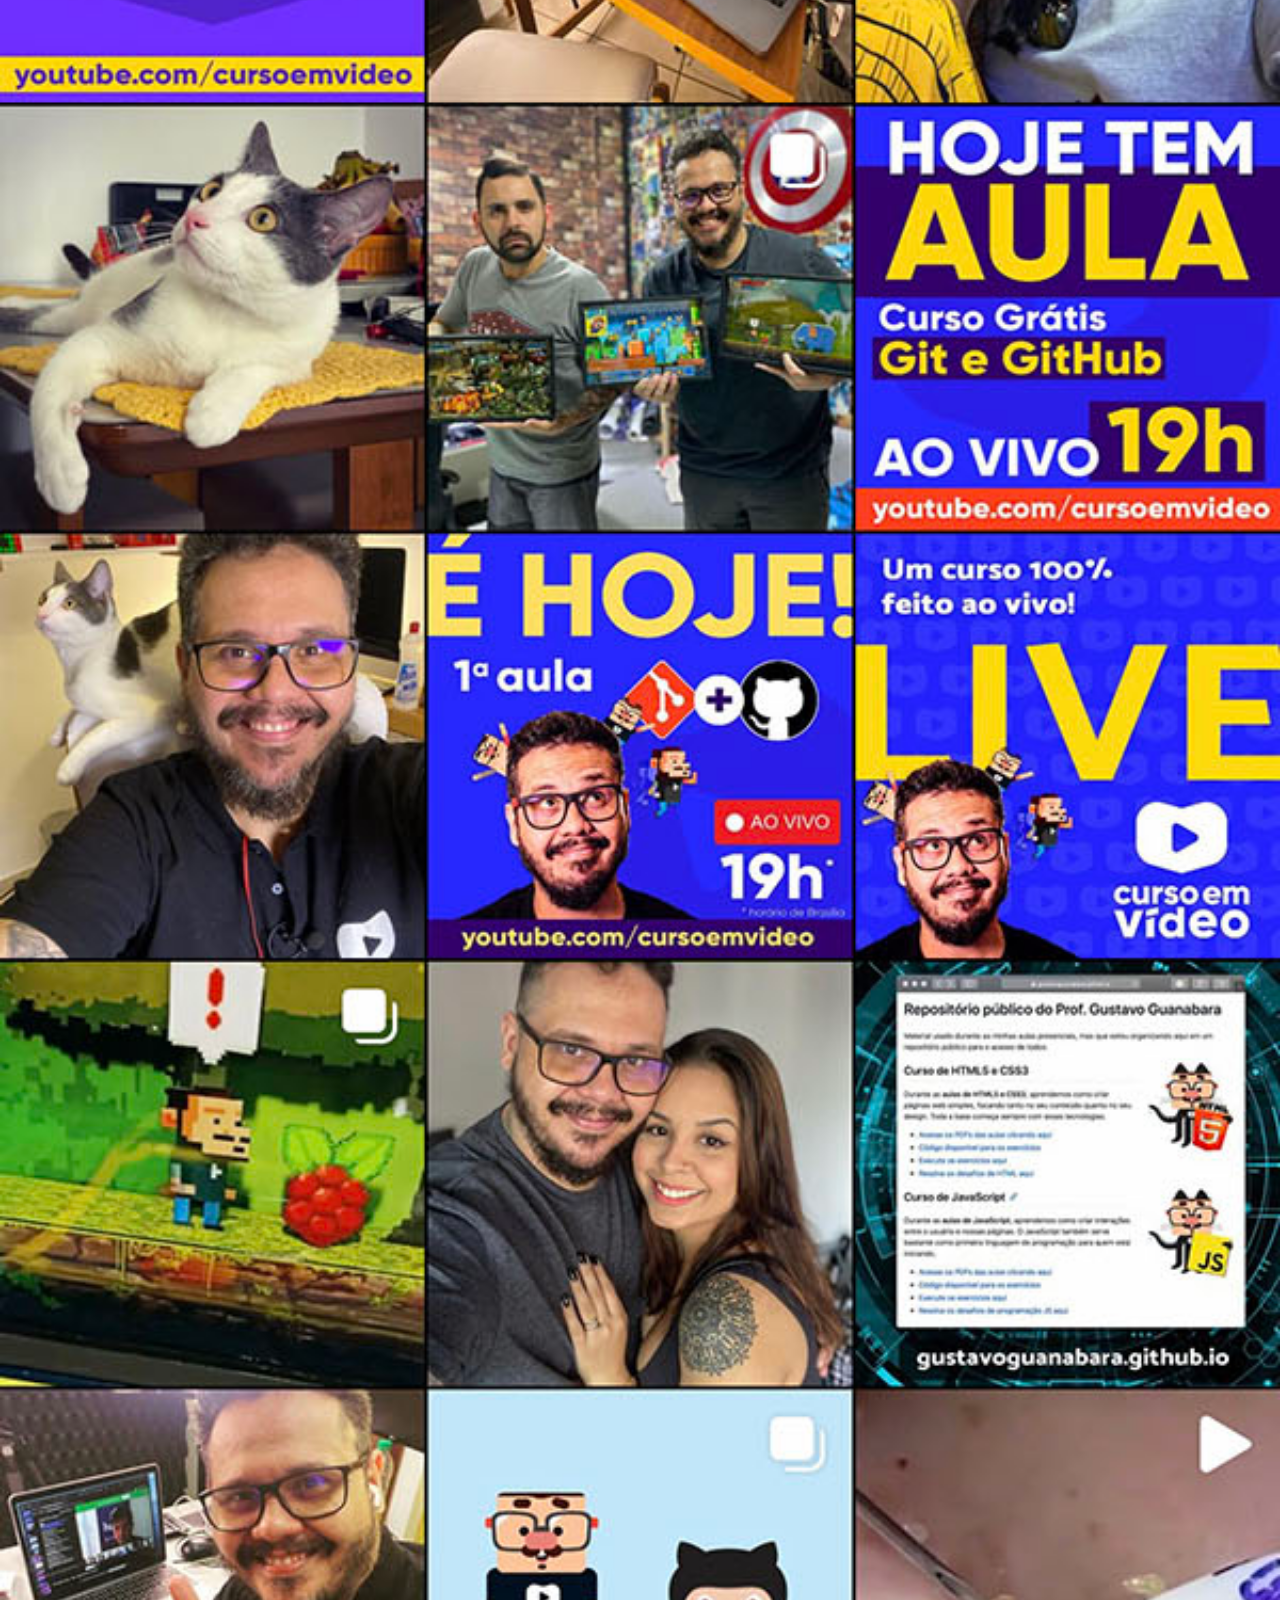
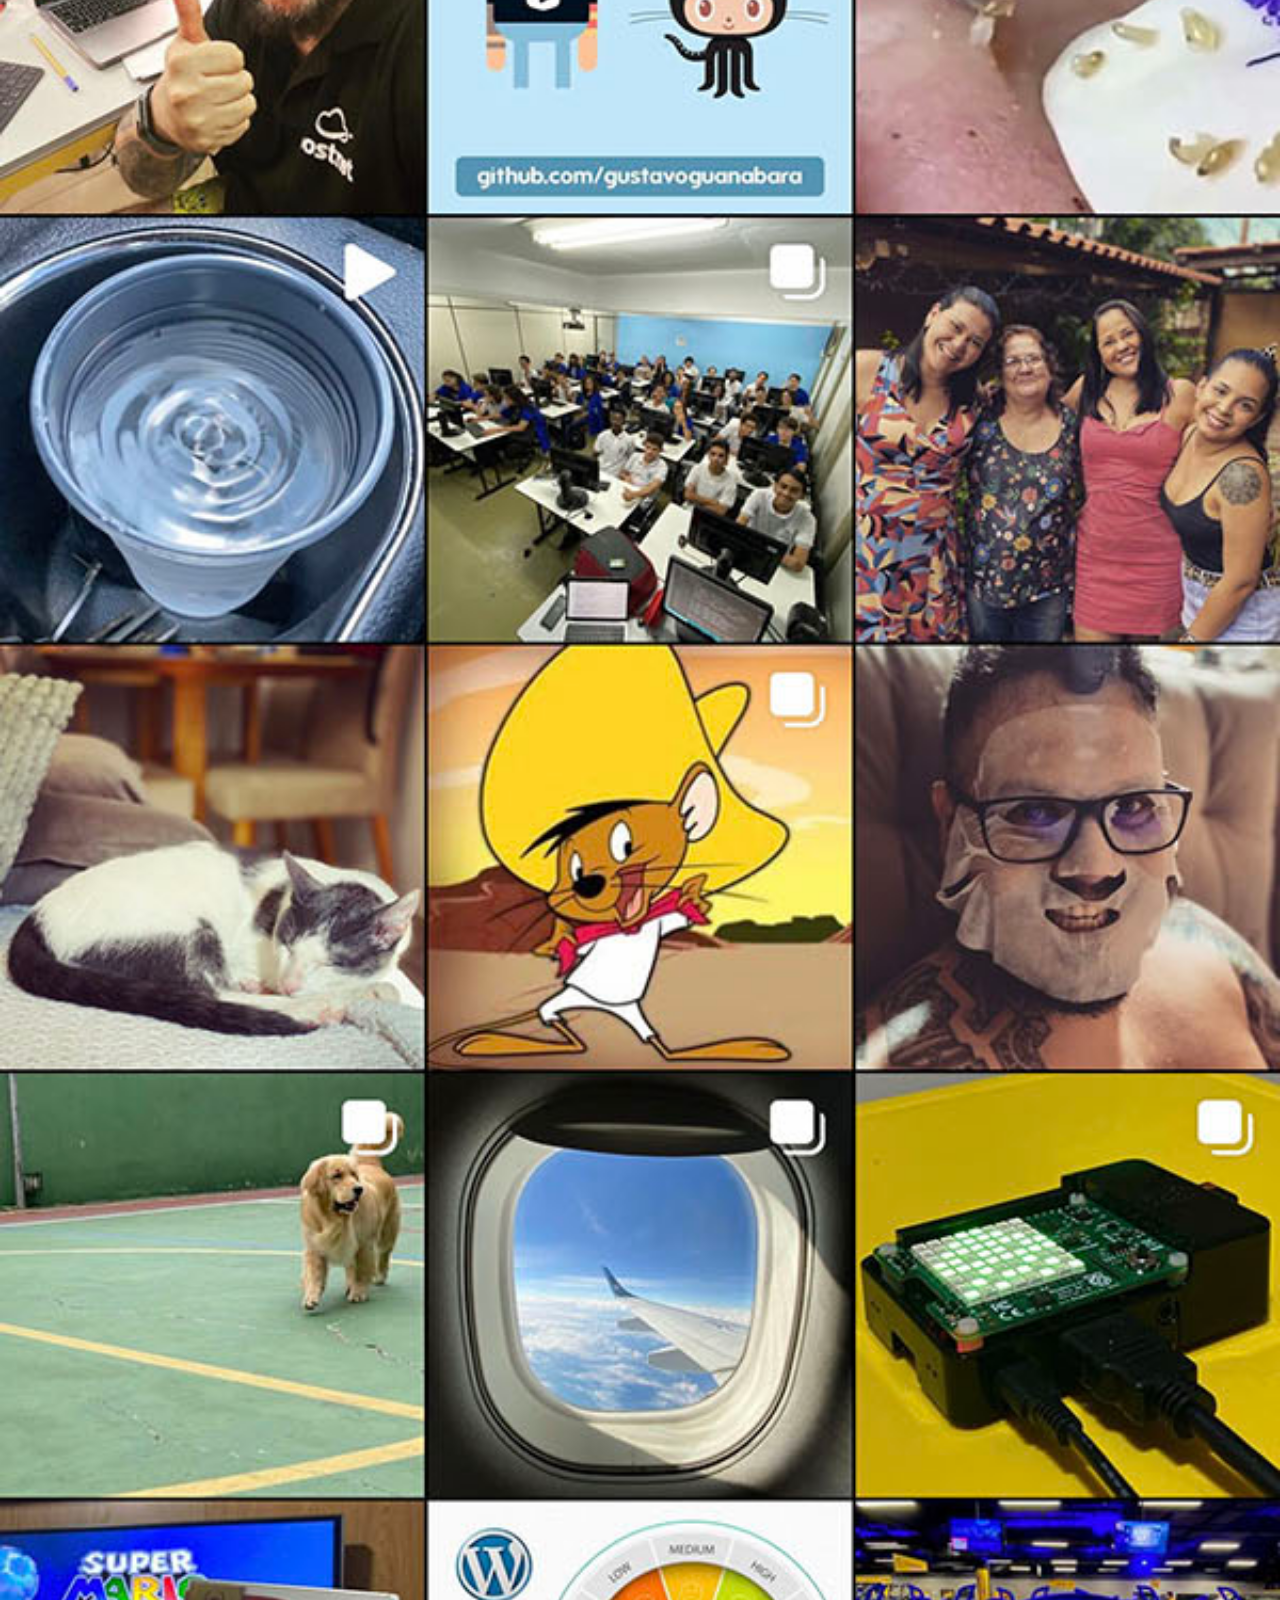
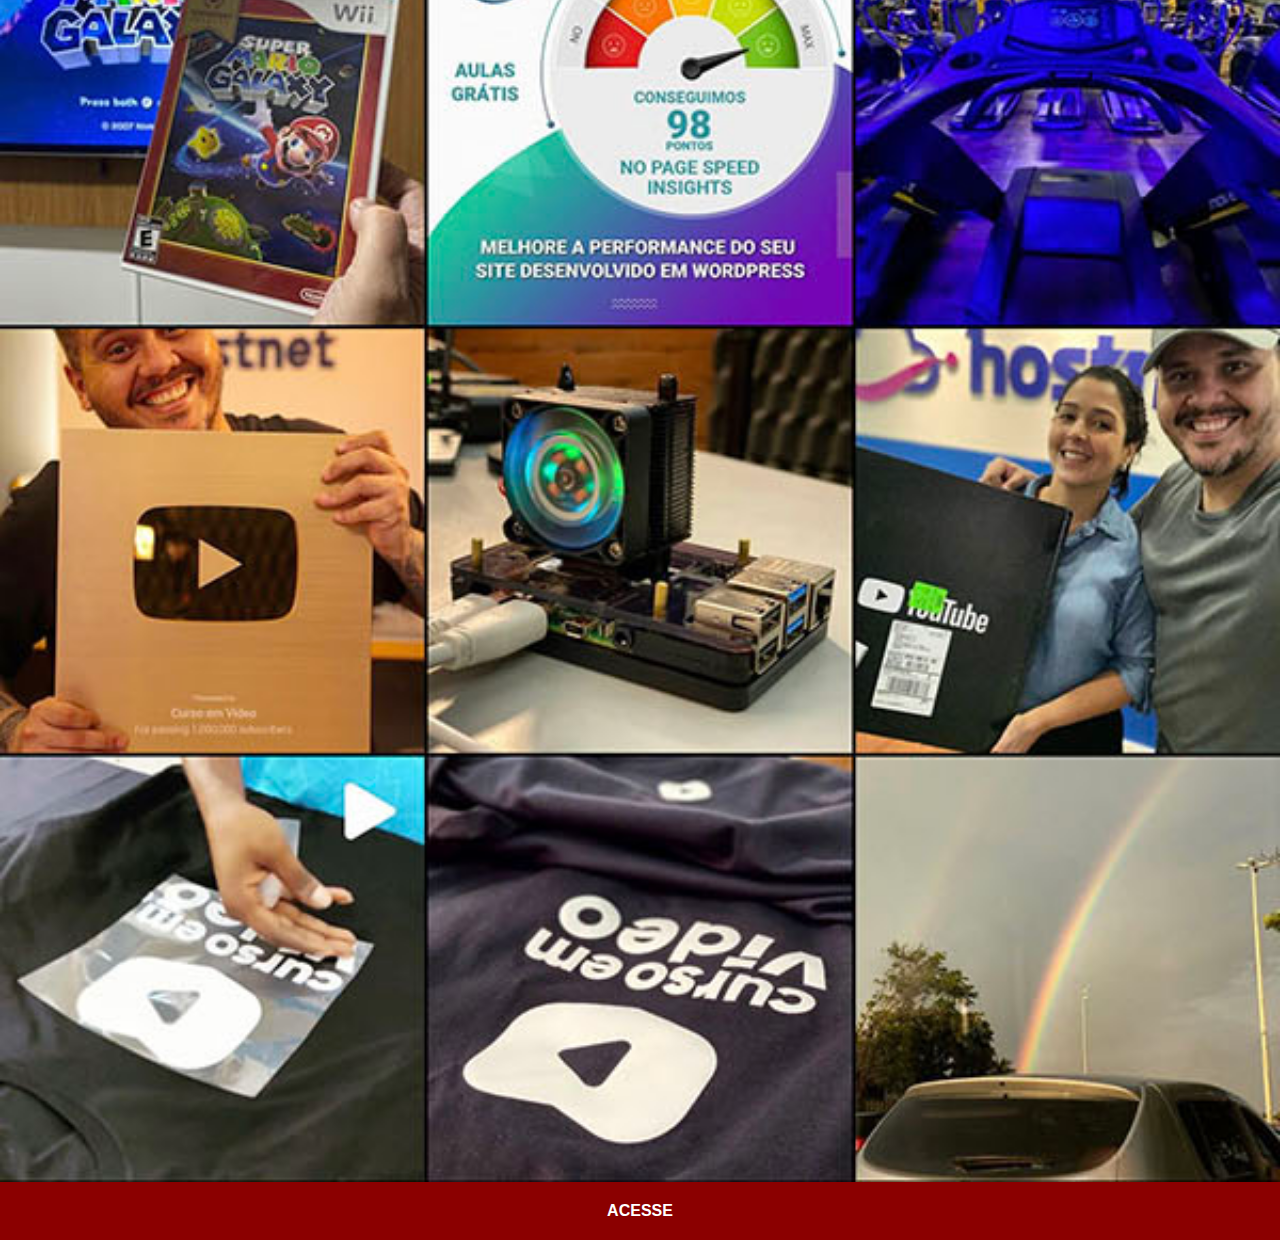
<file: instagram.html>
<!DOCTYPE html>
<html lang="pt-br">
<head>
    <meta charset="UTF-8">
    <meta http-equiv="X-UA-Compatible" content="IE=edge">
    <meta name="viewport" content="width=device-width, initial-scale=1.0">
    <title>Instagram</title>
    <link rel="stylesheet" href="estilos/social.css">
</head>
<body>
    <img src="imagens/tela-instagram.jpg" alt="Instagram">
    <a href="https://www.instagram.com/gustavoguanabara/" target="_blank">ACESSE</a>
</body>
</html>
</file>
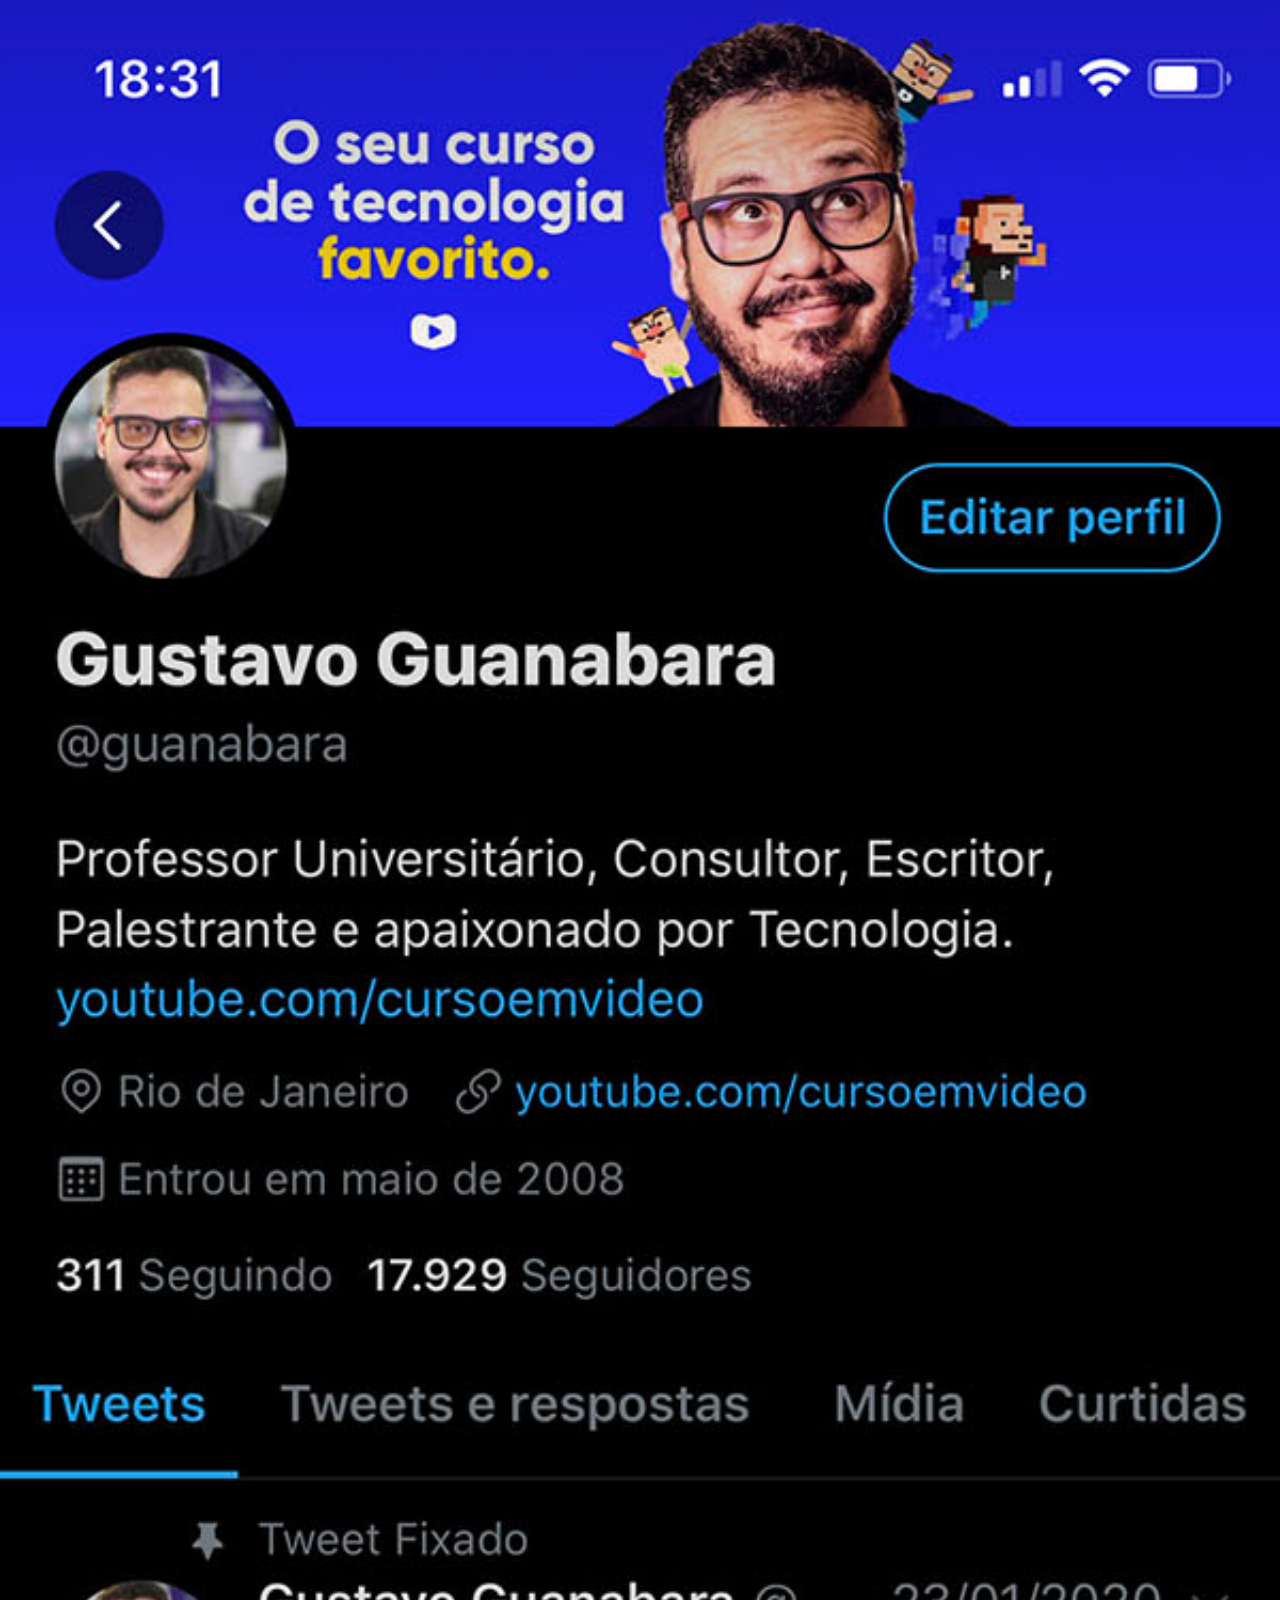
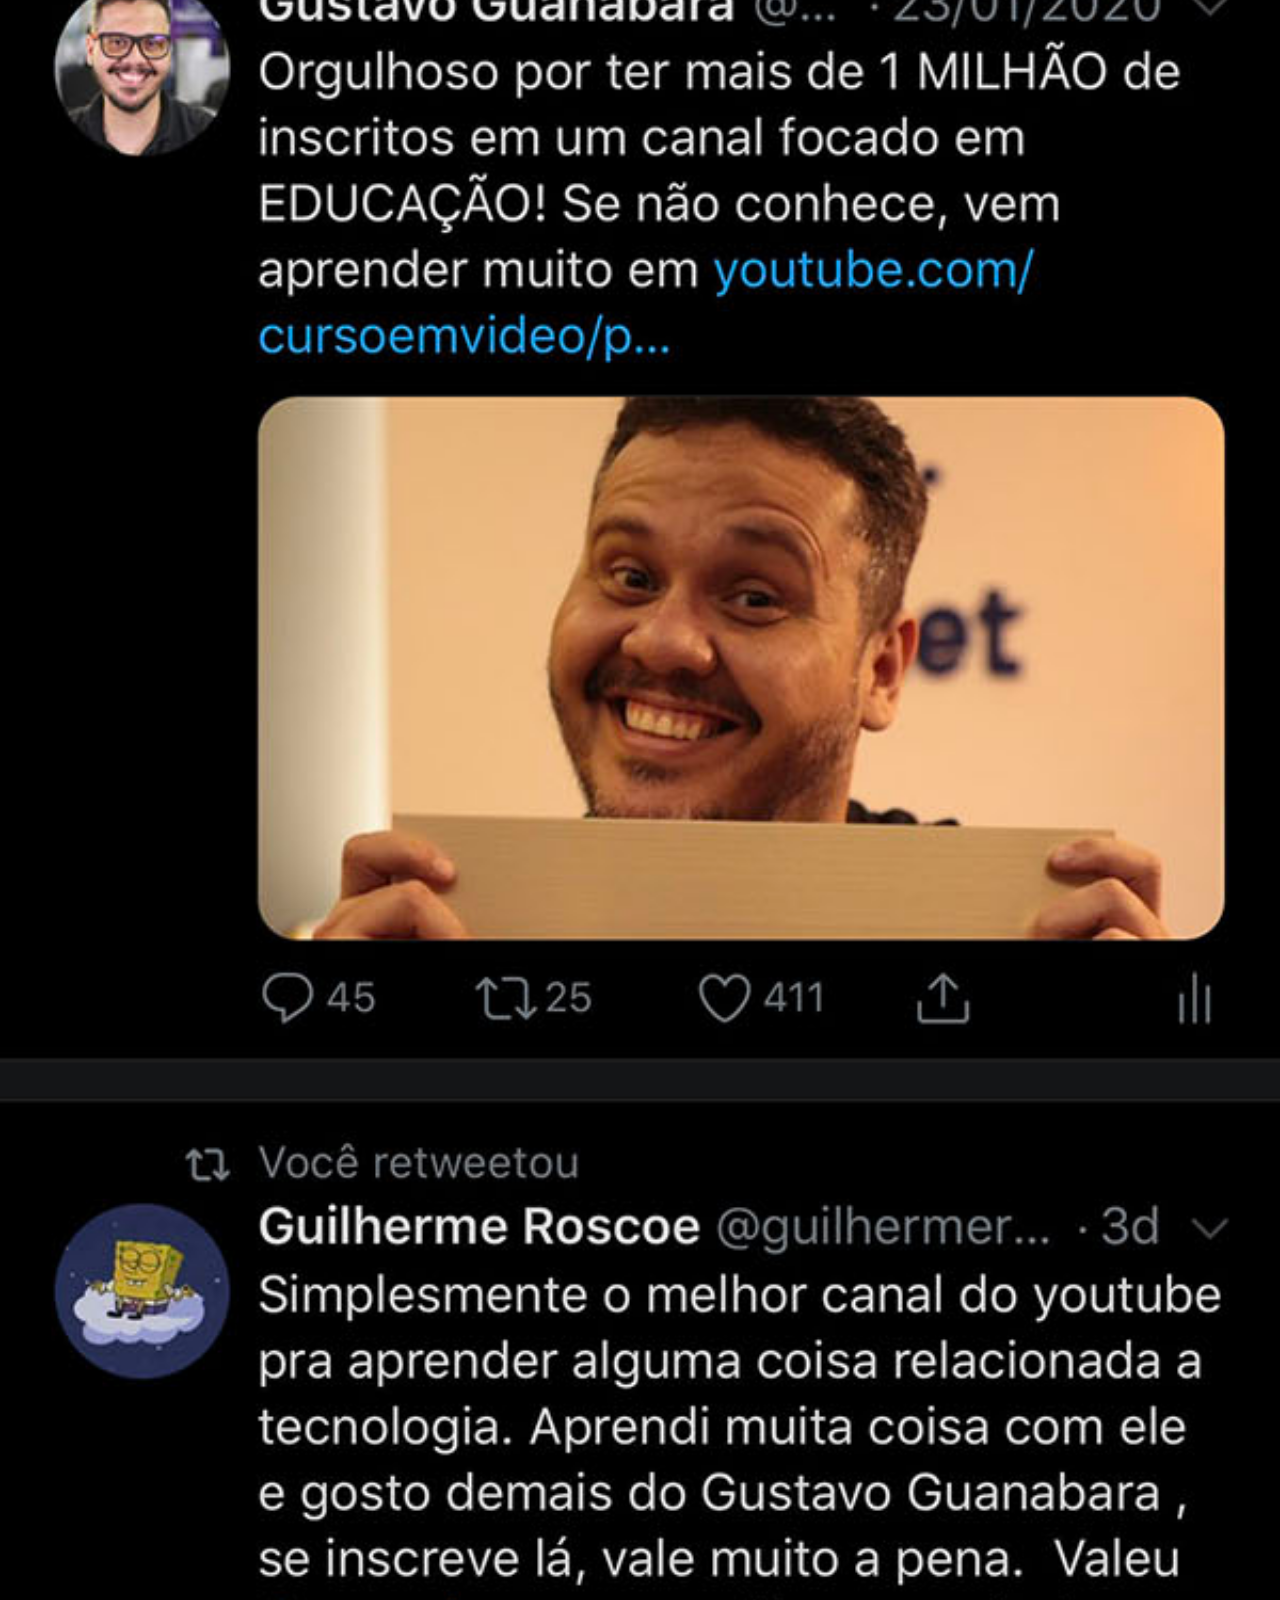
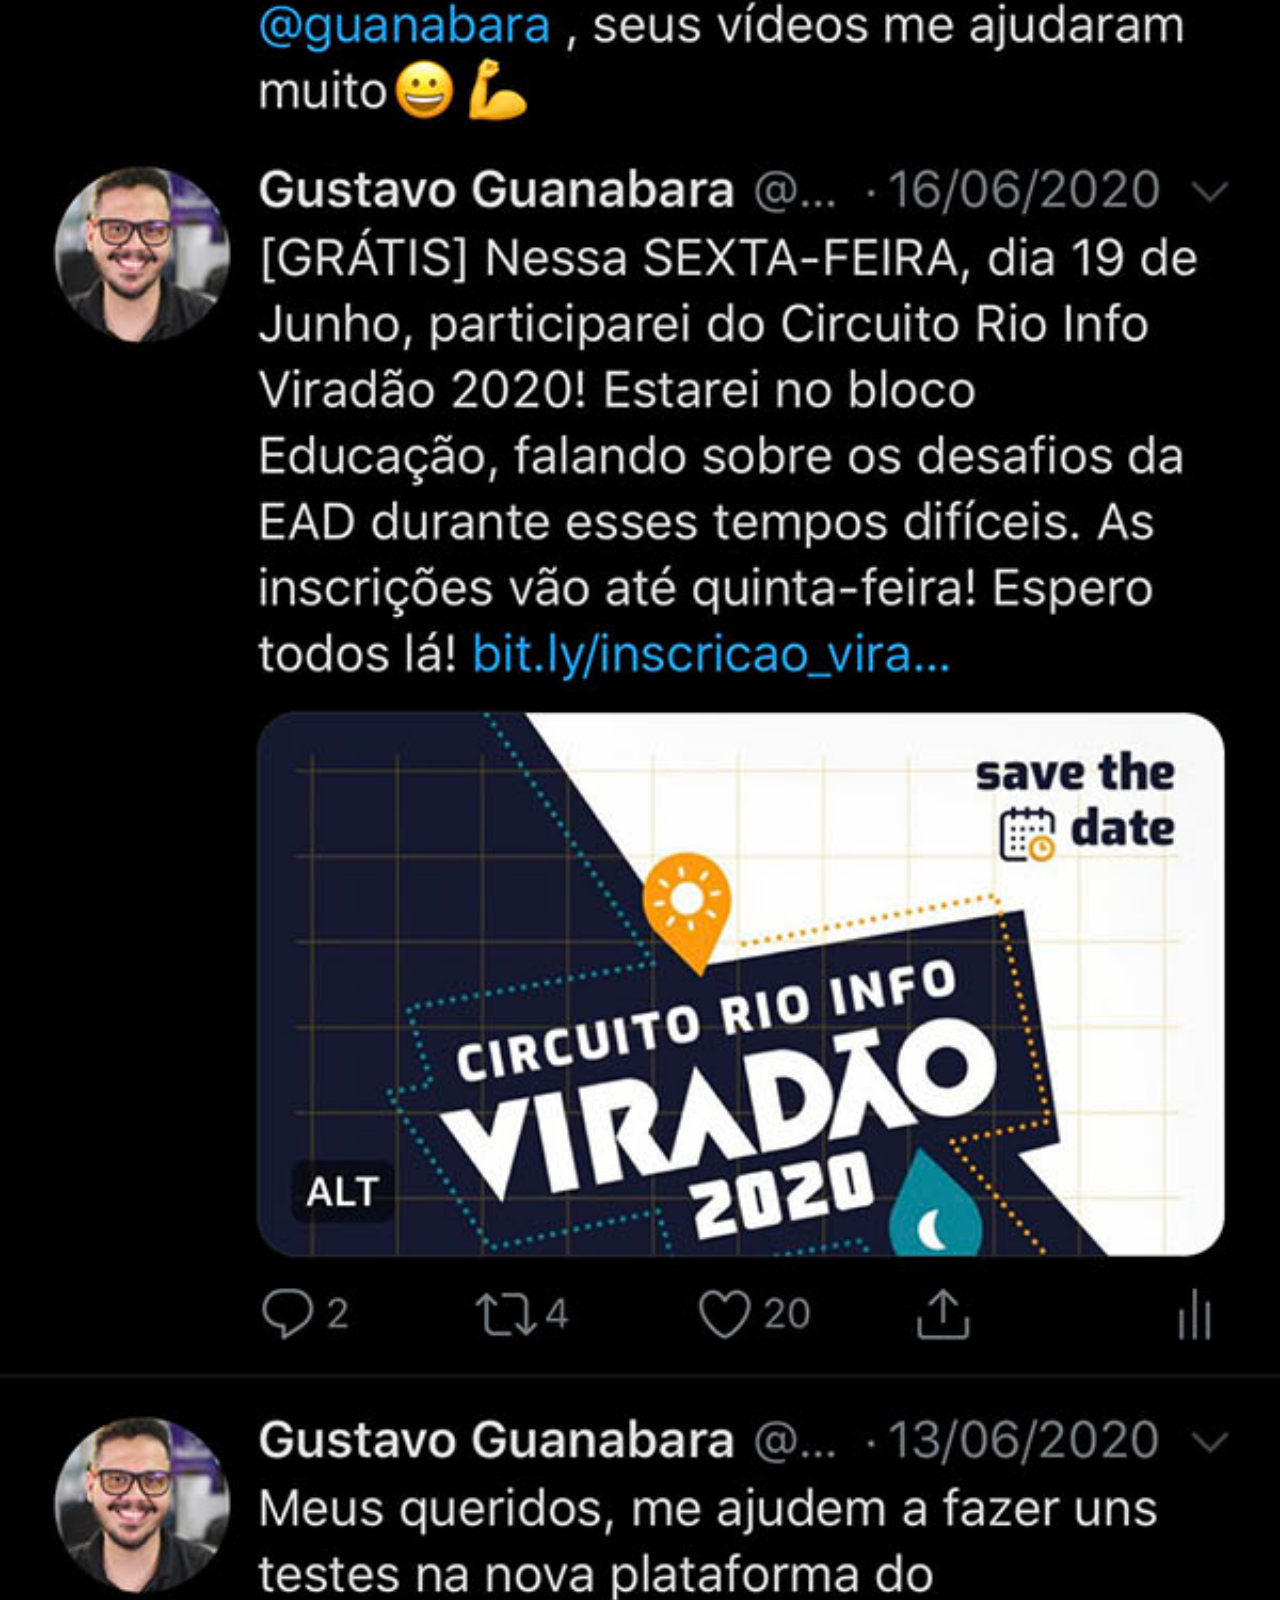
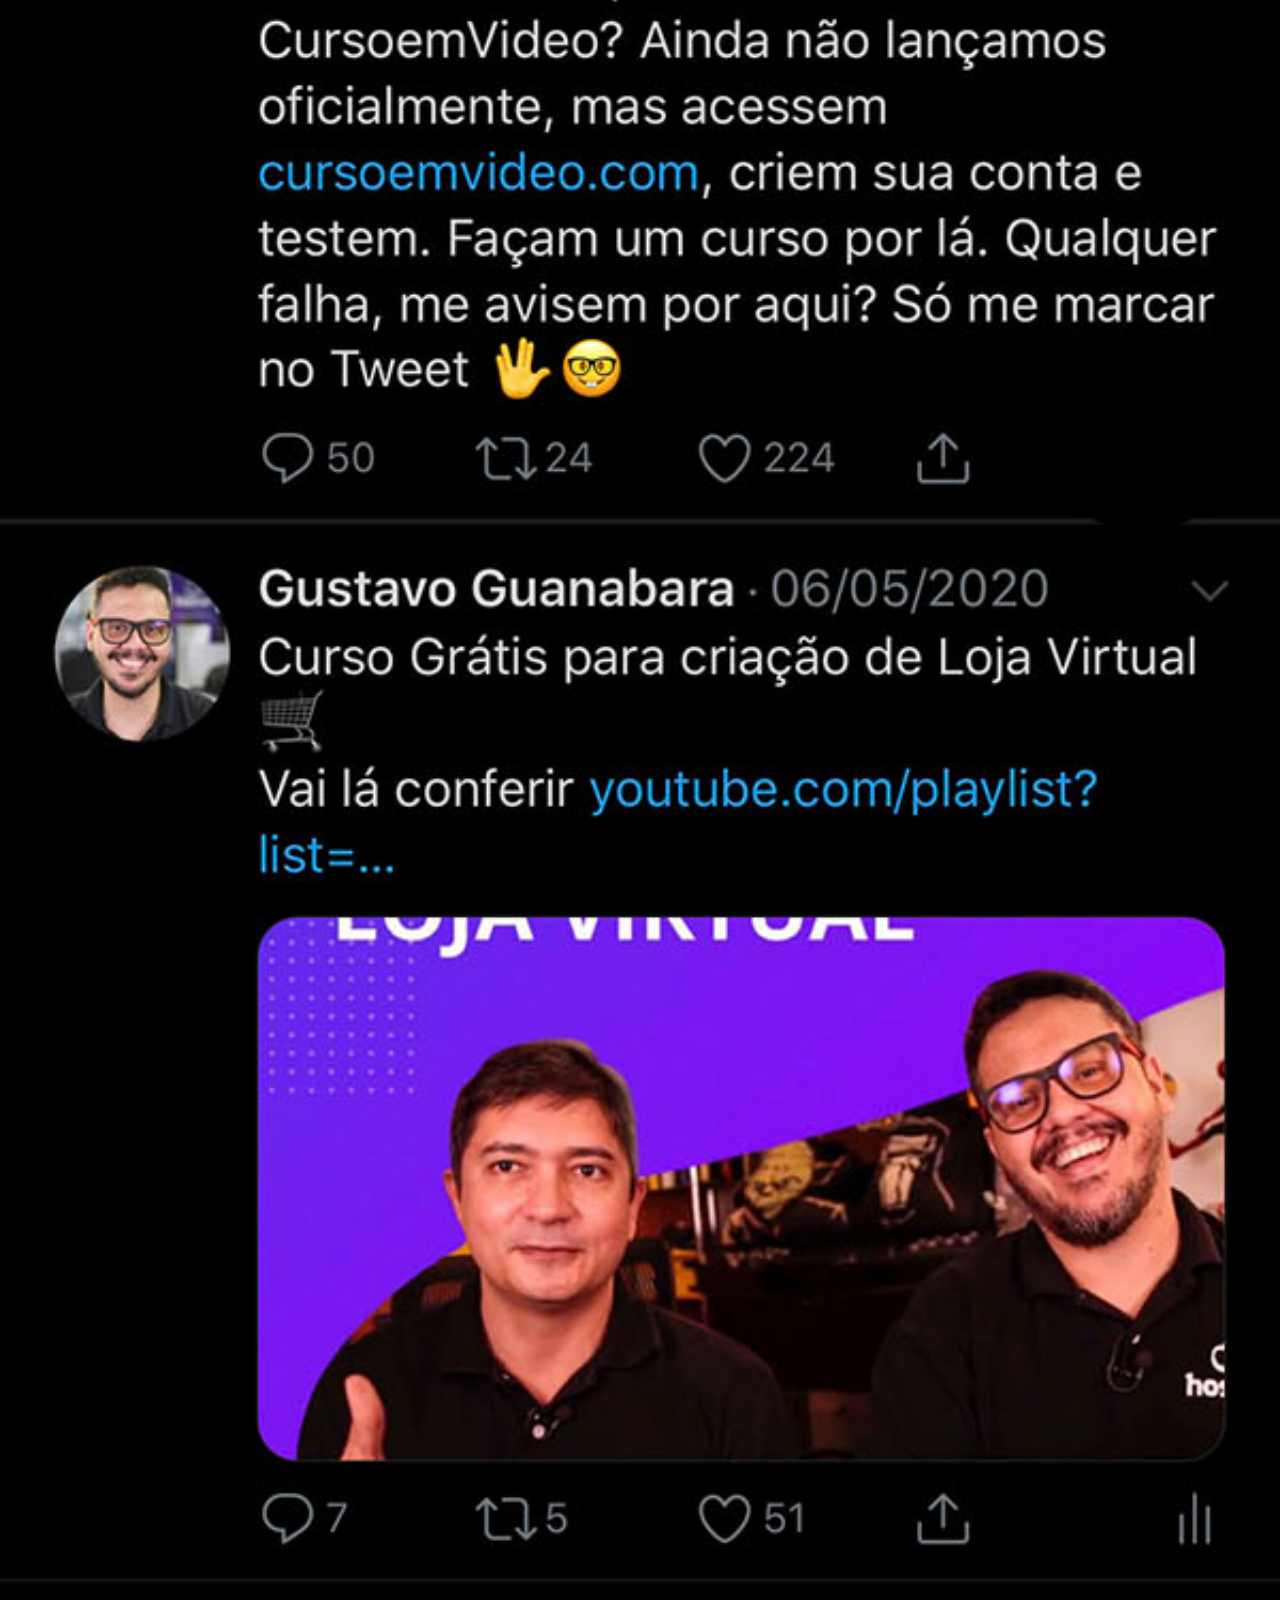
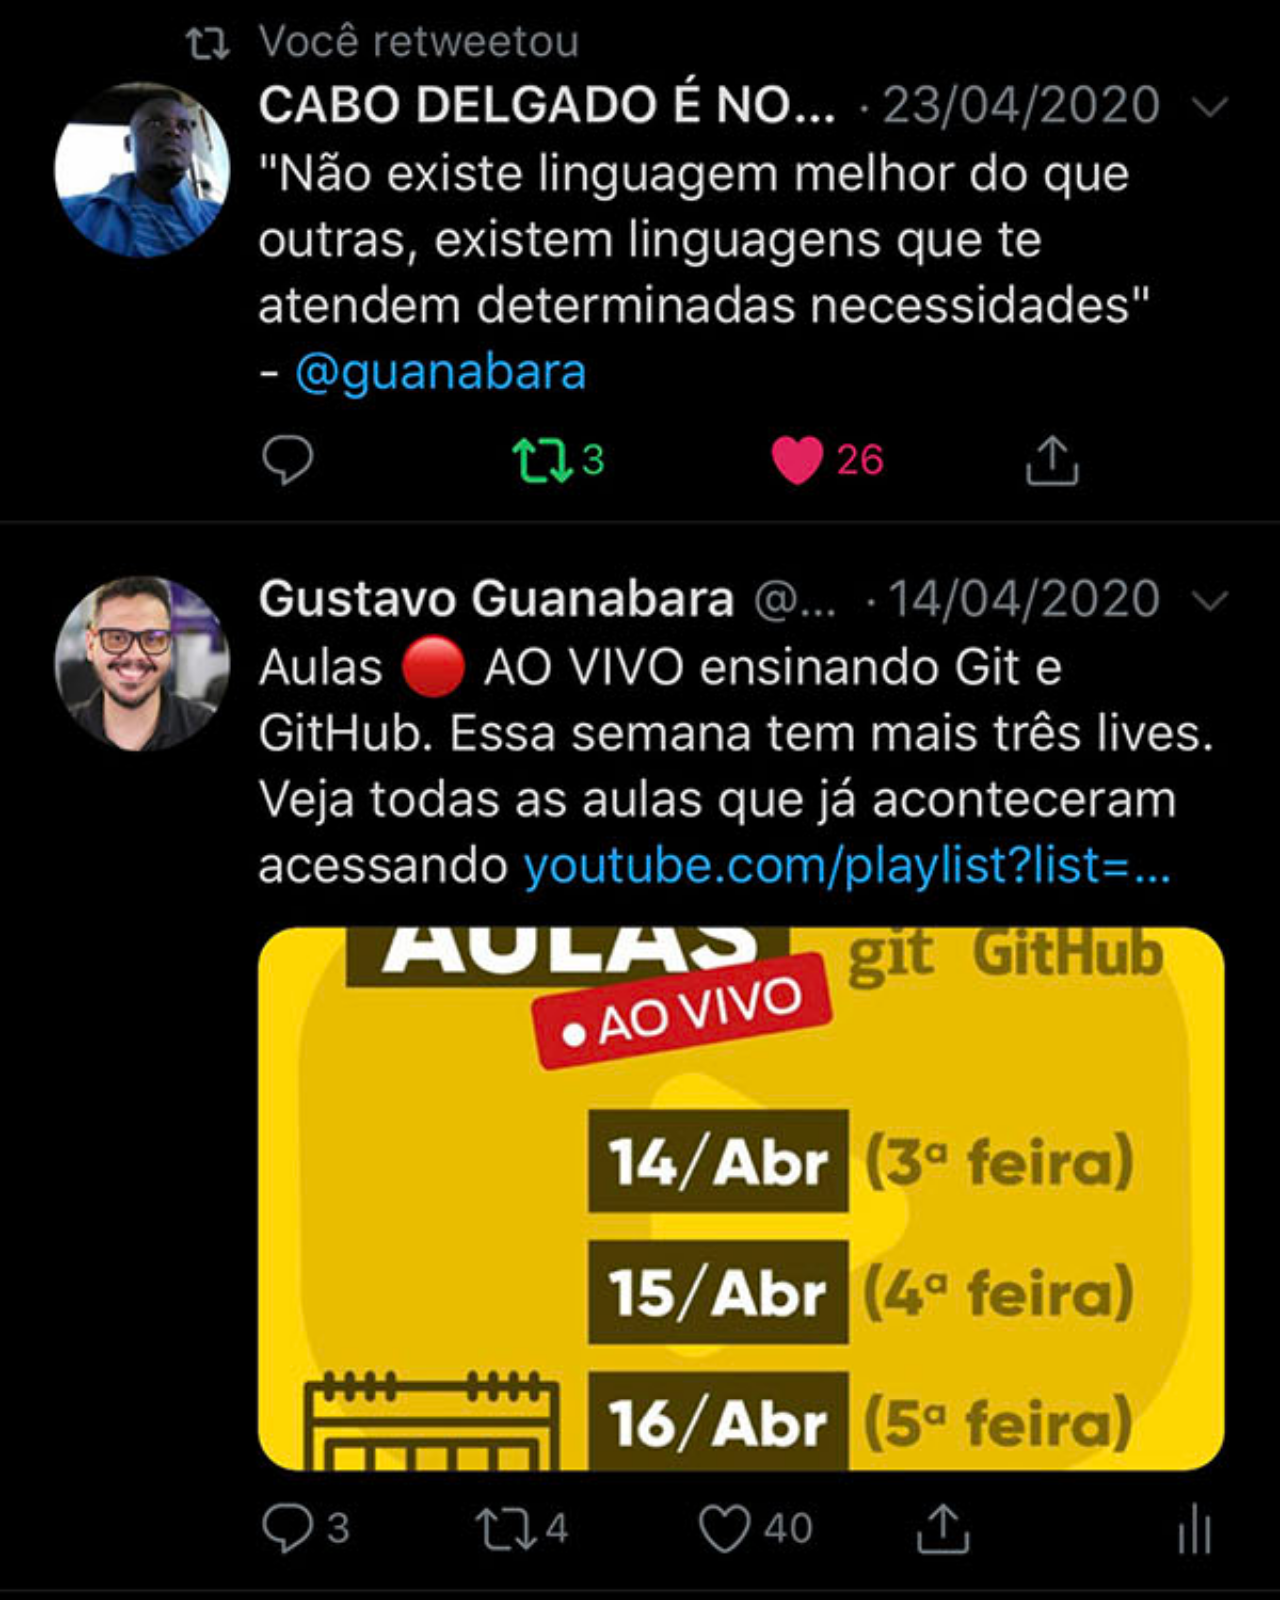
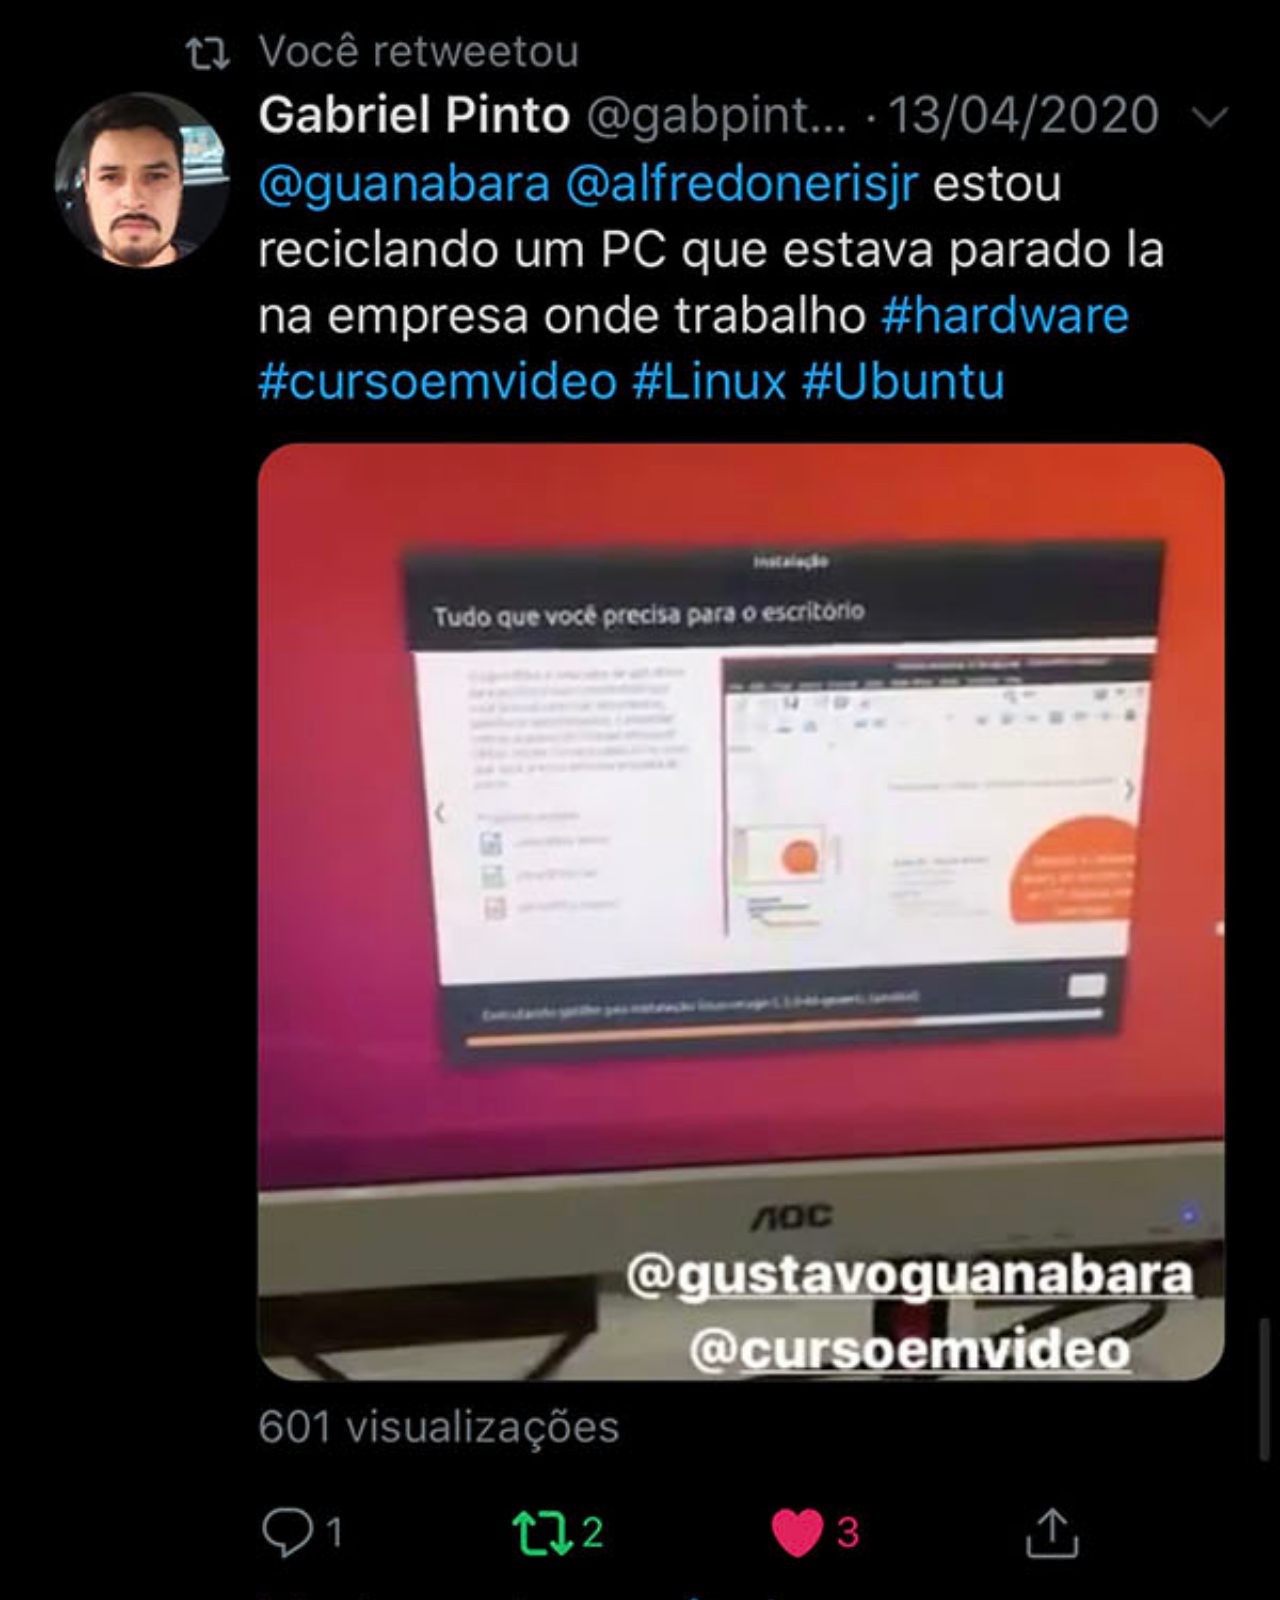
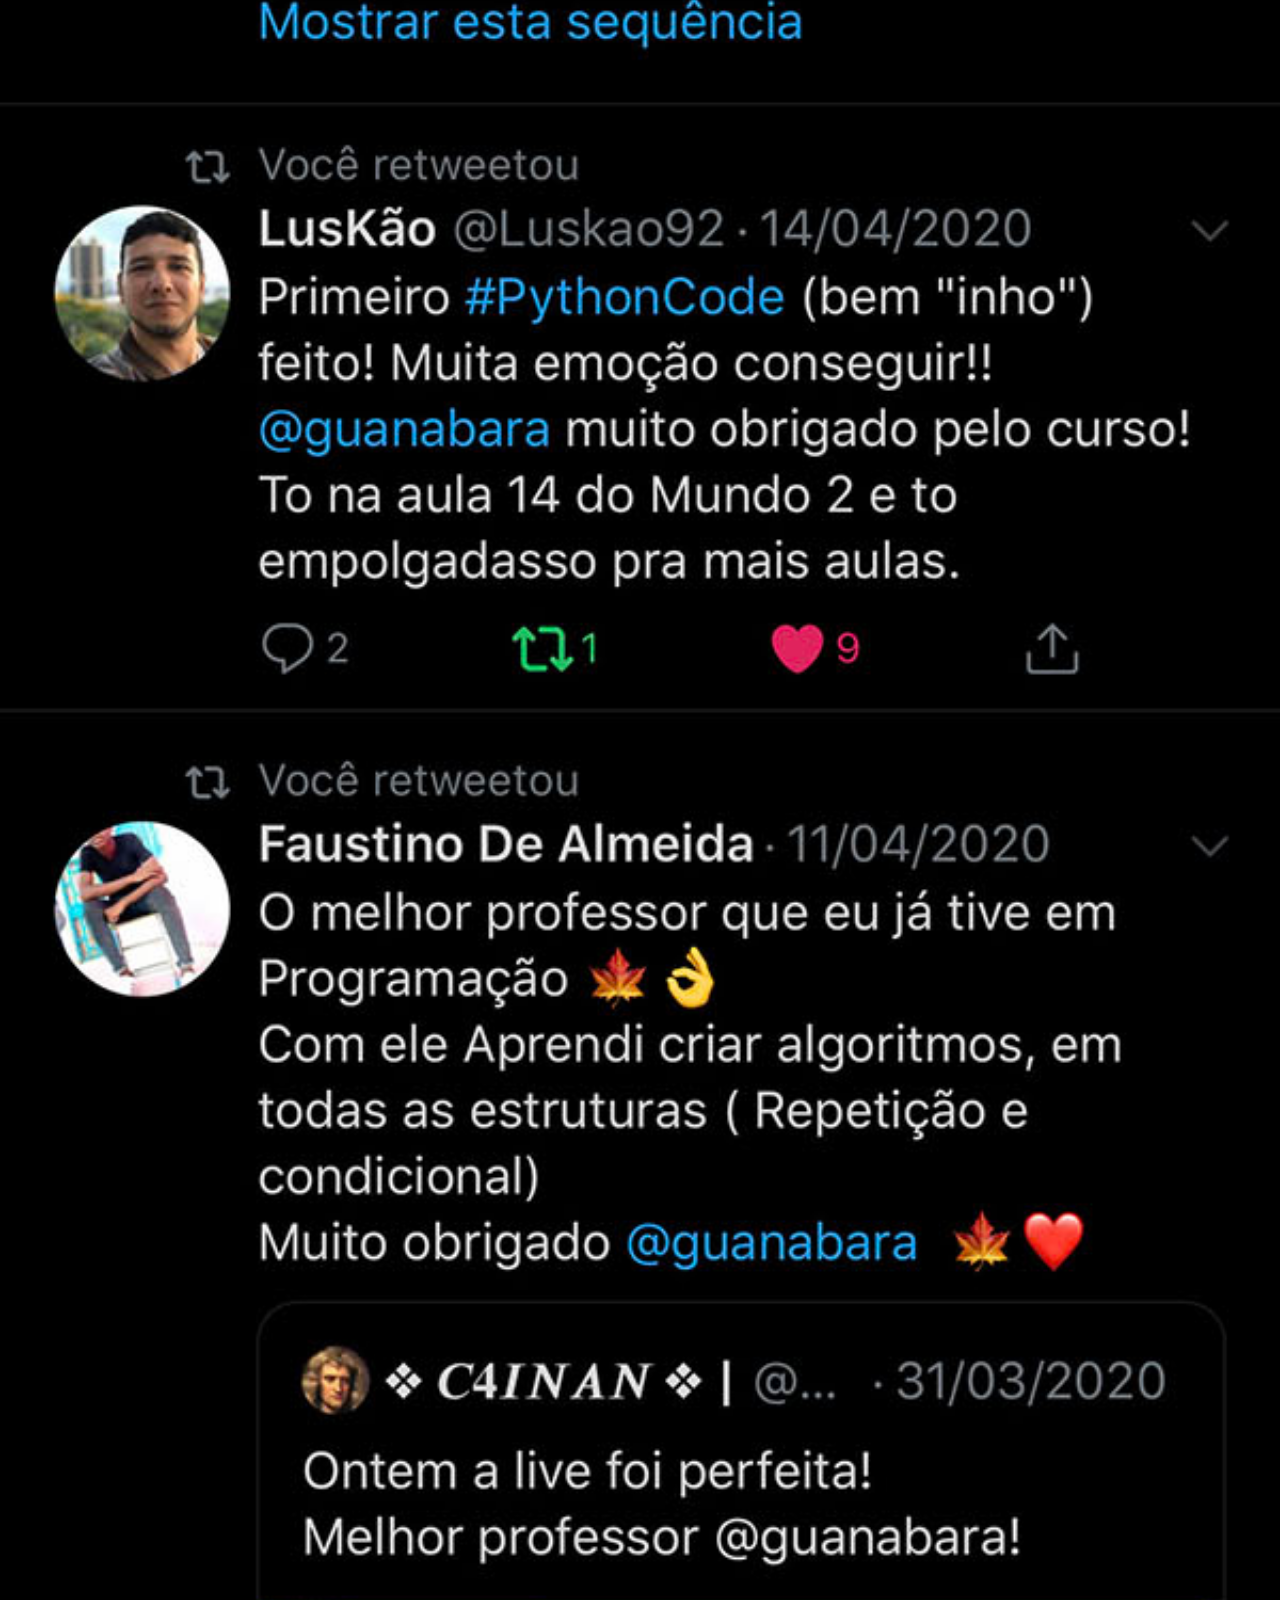
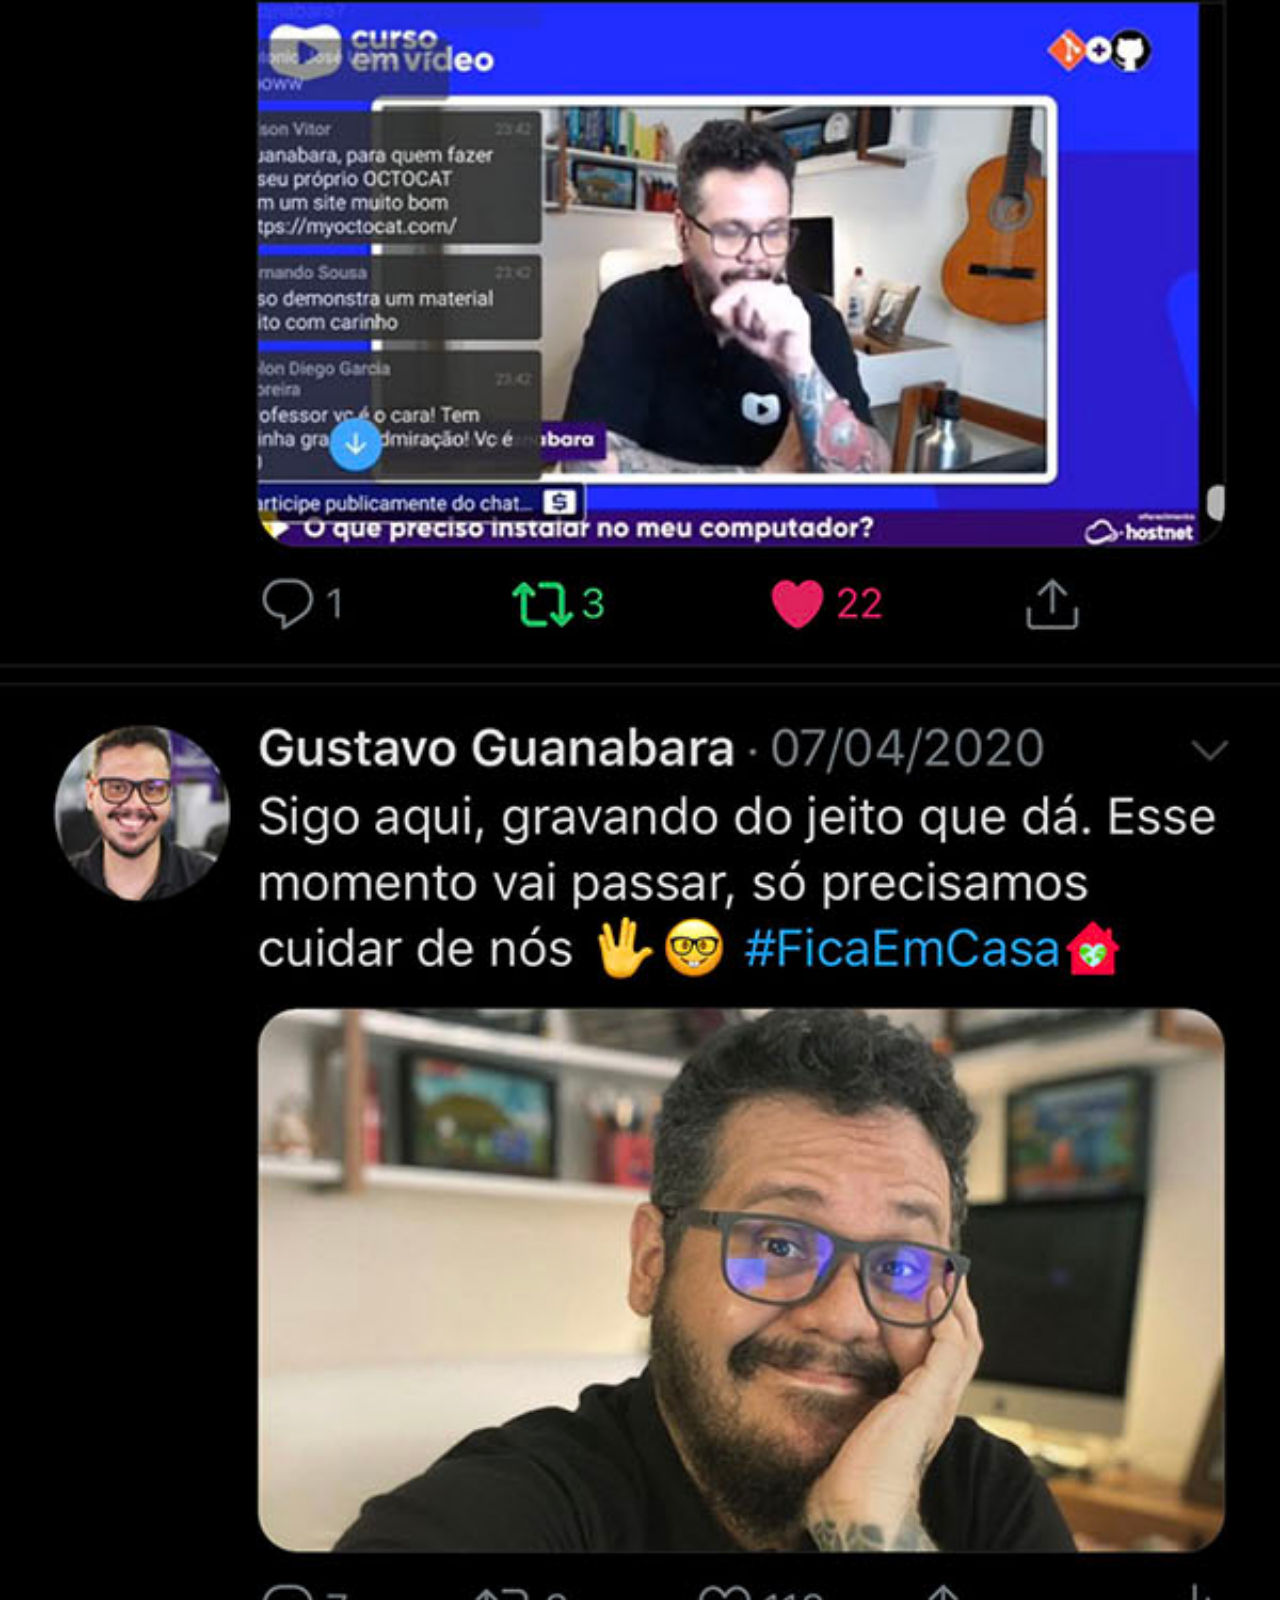
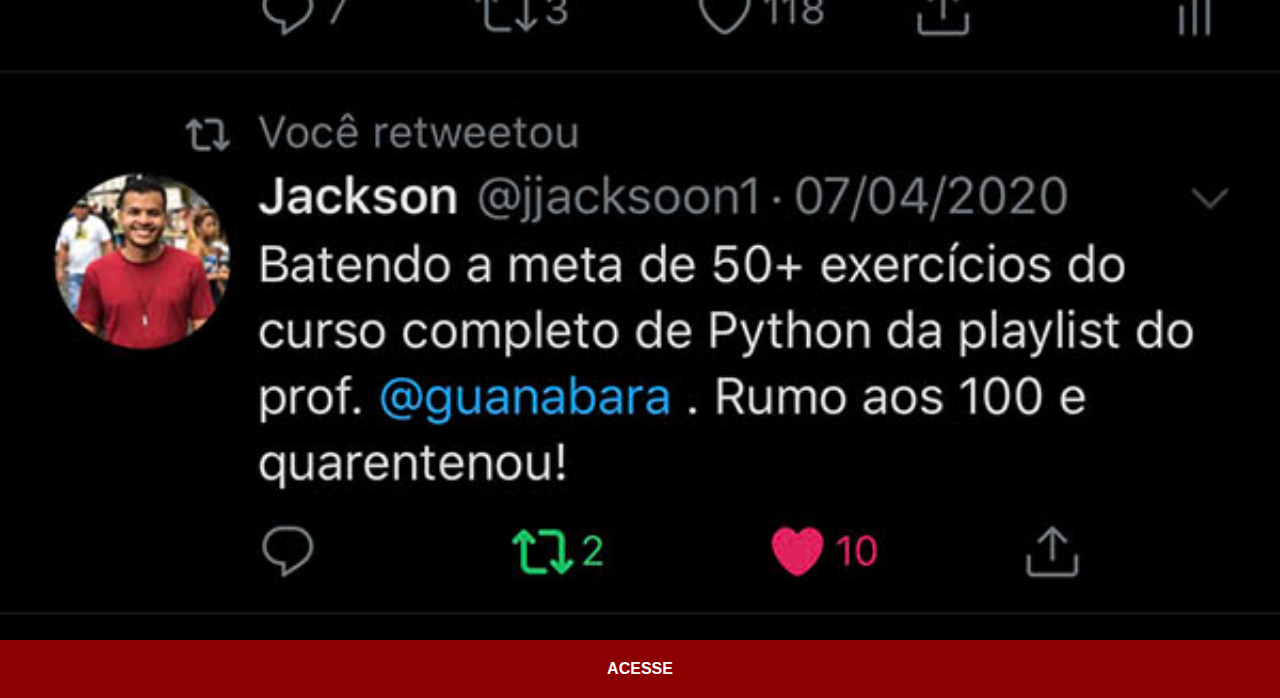
<file: twitter.html>
<!DOCTYPE html>
<html lang="pt-br">
<head>
    <meta charset="UTF-8">
    <meta http-equiv="X-UA-Compatible" content="IE=edge">
    <meta name="viewport" content="width=device-width, initial-scale=1.0">
    <title>Twitter</title>
    <link rel="stylesheet" href="estilos/social.css">
</head>
<body>
    <img src="imagens/tela-twitter.jpg" alt="Twitter">
    <a href="https://www.twitter.com/guanabara/" target="_blank">ACESSE</a>
</body>
</html>
</file>
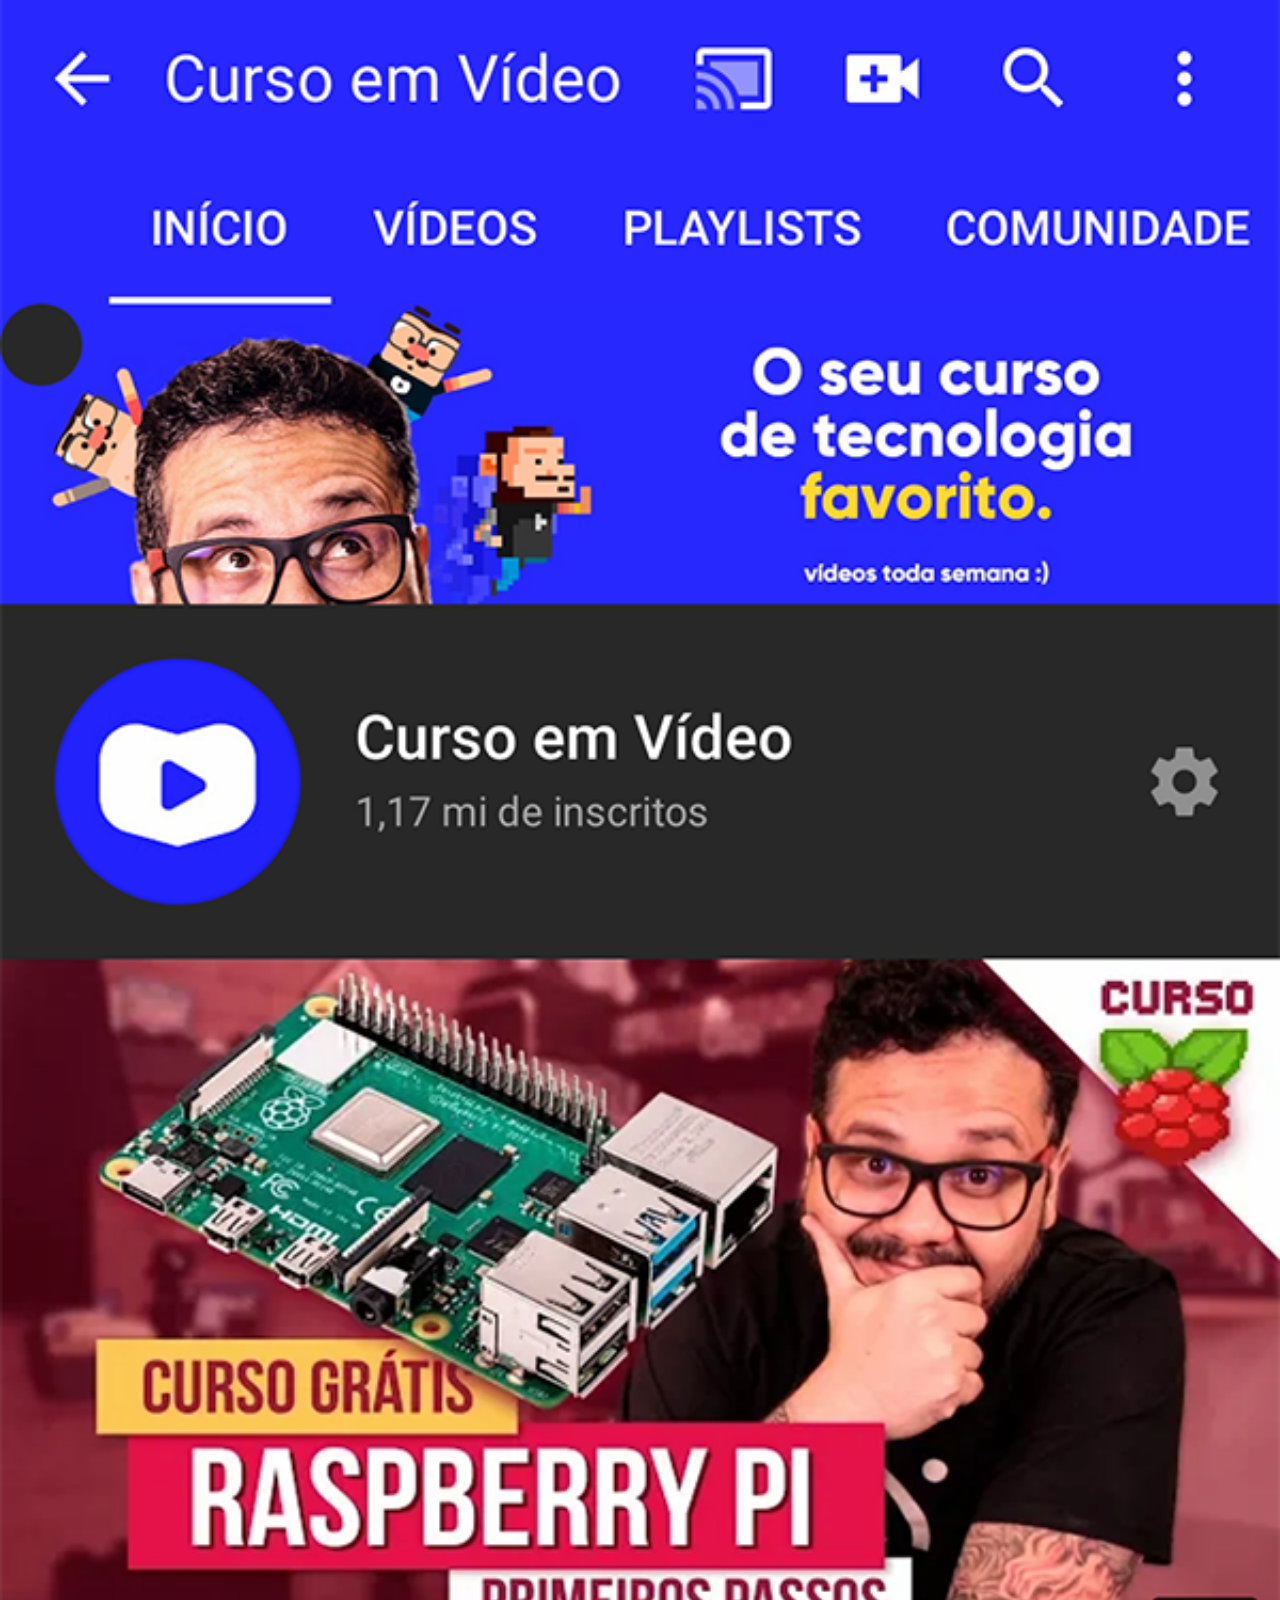
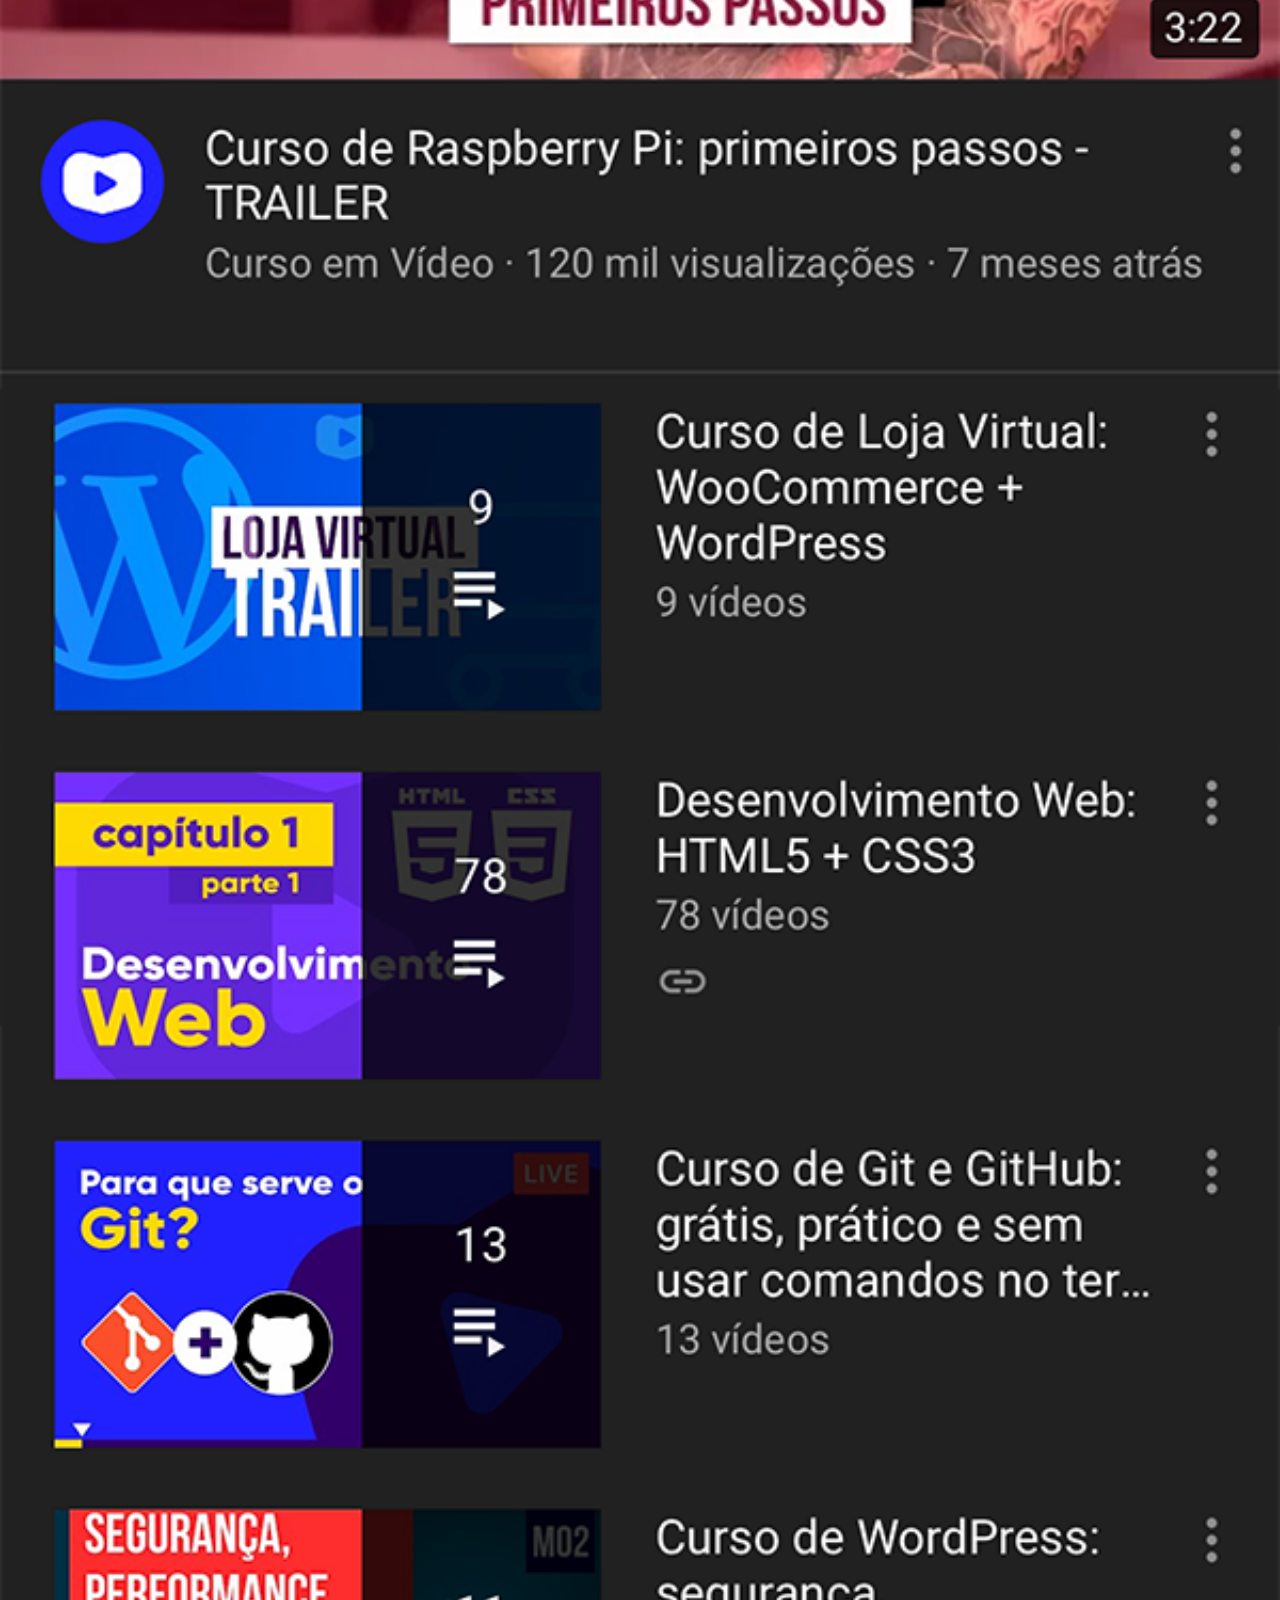
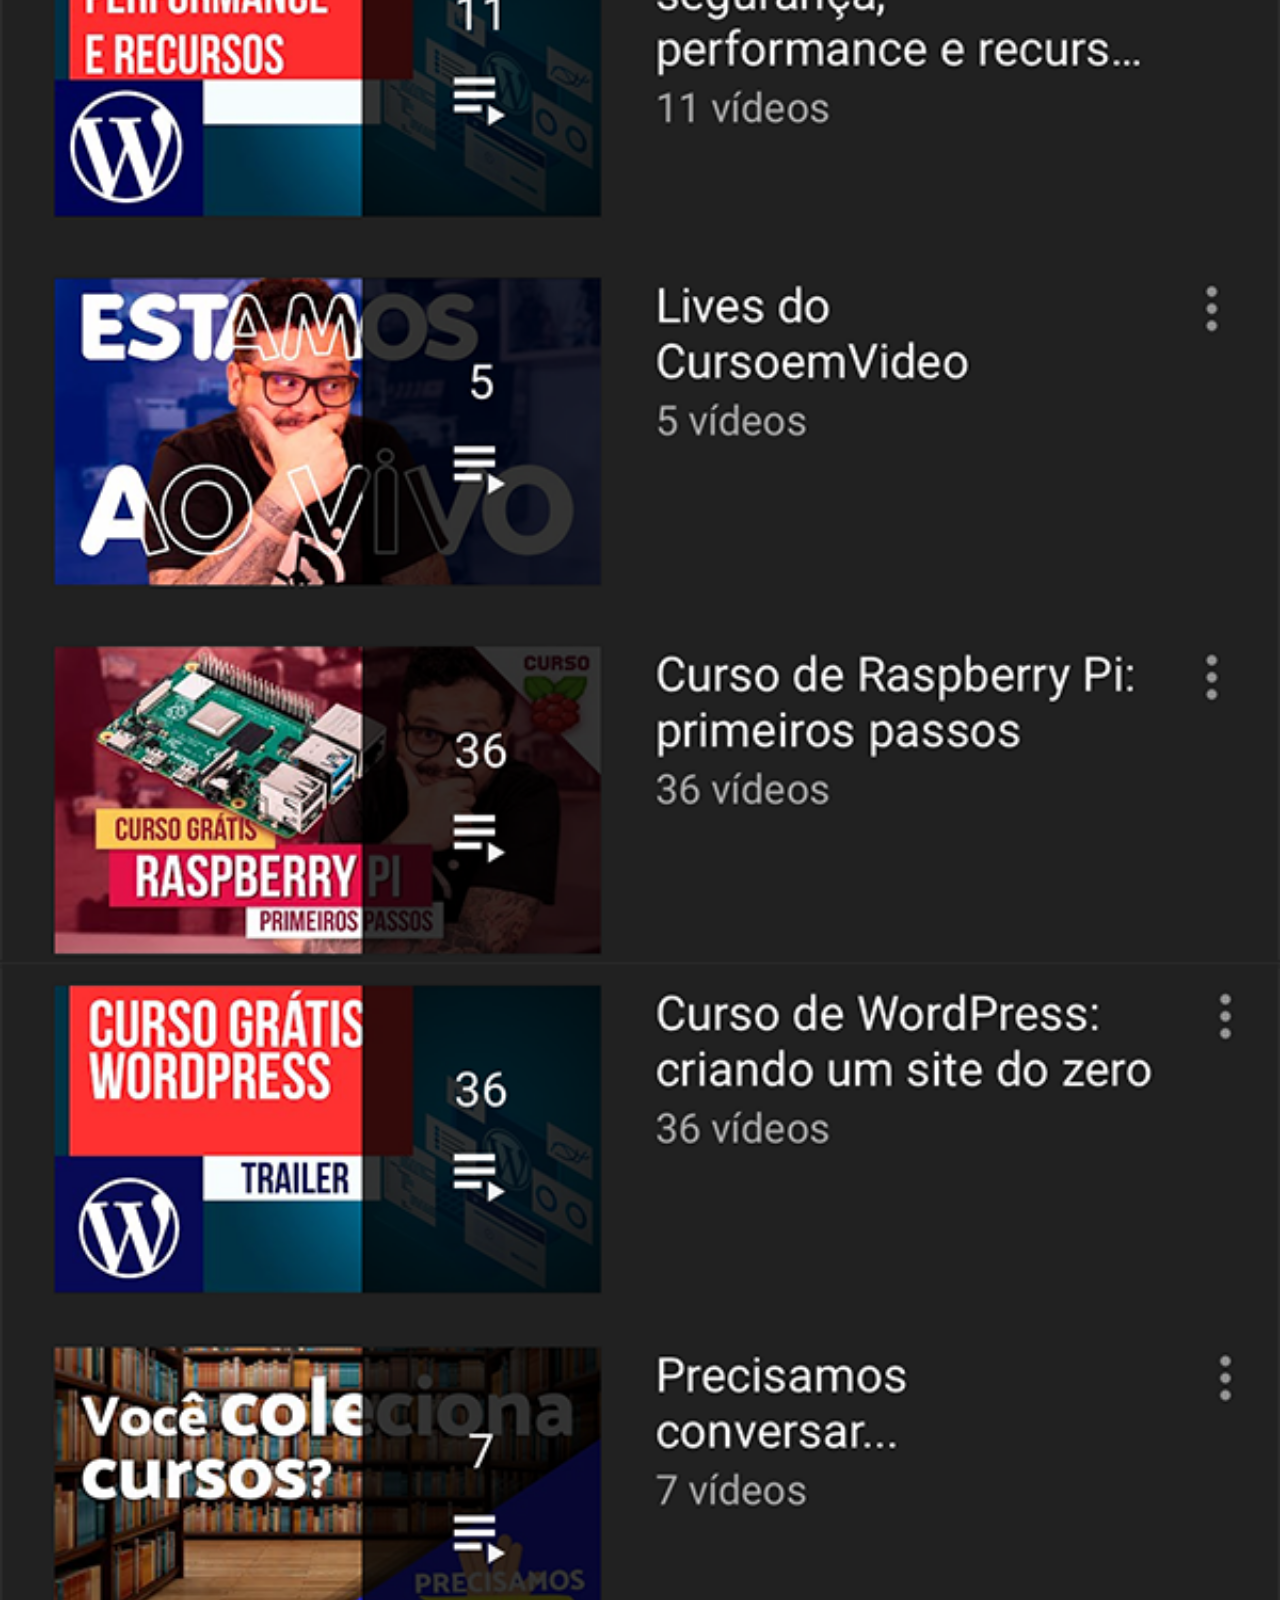
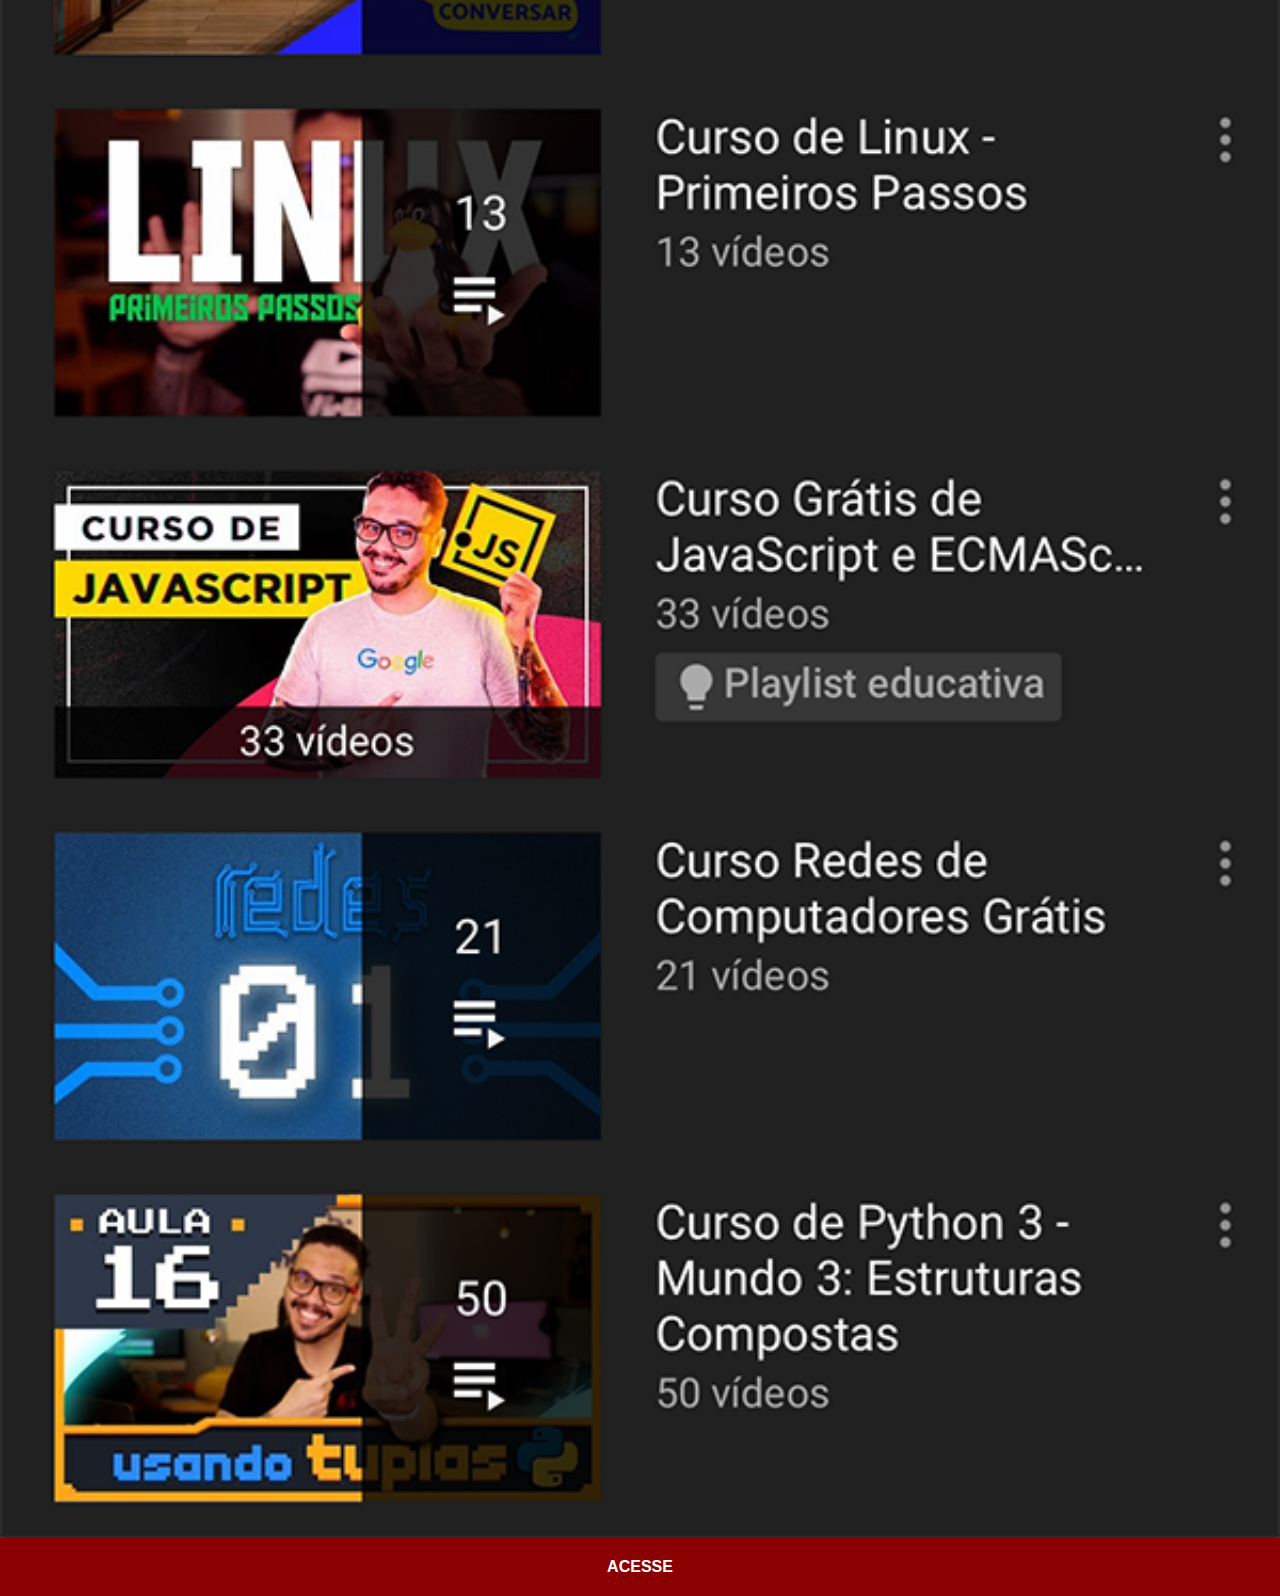
<file: youtube.html>
<!DOCTYPE html>
<html lang="pt-br">
<head>
    <meta charset="UTF-8">
    <meta http-equiv="X-UA-Compatible" content="IE=edge">
    <meta name="viewport" content="width=device-width, initial-scale=1.0">
    <title>youtube</title>
    <link rel="stylesheet" href="estilos/social.css">
</head>
<body>
    <img src="imagens/tela-youtube.png" alt="">
    <a href="https://www.youtube.com/user/cursosemvideo/playlists" target="_blank">ACESSE</a>
</body>
</html>
</file>
<file: estilos/style.css>
*{
    padding: 0;
    margin: 0;
    box-sizing: border-box;
}

html,body{
    height: 100vh;
    width: 100vw;
}
body{
    background-image: url(../imagens/fundo-madeira.jpg);
    background-size: cover;
    background-attachment: fixed;
    background-repeat: no-repeat;  
    background-position: center top; 
    background-color: black;
}
main{
    height: 100vh;
    width: 100vw;
    display: flex;
    justify-content: center;
    align-items: center;
}
section#telefone{
    background-image: url(../imagens/frame-iphone.png);
    background-repeat: no-repeat;
    height: 627px;
    width: 311px;
}
iframe#tela{
    position: relative;
    top: 80px;
    left: 22px;
    width: 269px;
    height: 471px;
}
section ul{
    list-style: none;
}
section#redes-sociais{
    position: absolute;
    top: 0;
    right: 0;
}
section#redes-sociais img{
    border-radius: 50%;
    width: 50px;
    margin: 10px;
    box-shadow: 2px 2px 2px rgba(0, 0, 0, 0.400);
    box-sizing: border-box;
}
section#redes-sociais img:hover{
    border: 2px solid rgba(255, 255, 255, 0.637);
    transform: translate(-10px,-3px);
    box-shadow: 5px 5px 10px rgba(0, 0, 0, 0.623);
    transition: transform 0.5s,border 0.5s;
}
</file>
<file: estilos/social.css>
*{
    margin: 0;
    padding: 0;
    box-sizing: border-box;
}
body{
    width: 100vw;
    height: 200vh;
    font-family: Arial, Helvetica, sans-serif;
}
a{
    color: white;
    text-decoration: none;
    font-weight: bolder;

    background-color: #8b0000;
    text-align: center;
    padding: 20px;
    display: block;
}
a:hover{
    background-color: red;
}
img{
    width: 100%;
    display: block;
}
</file>
